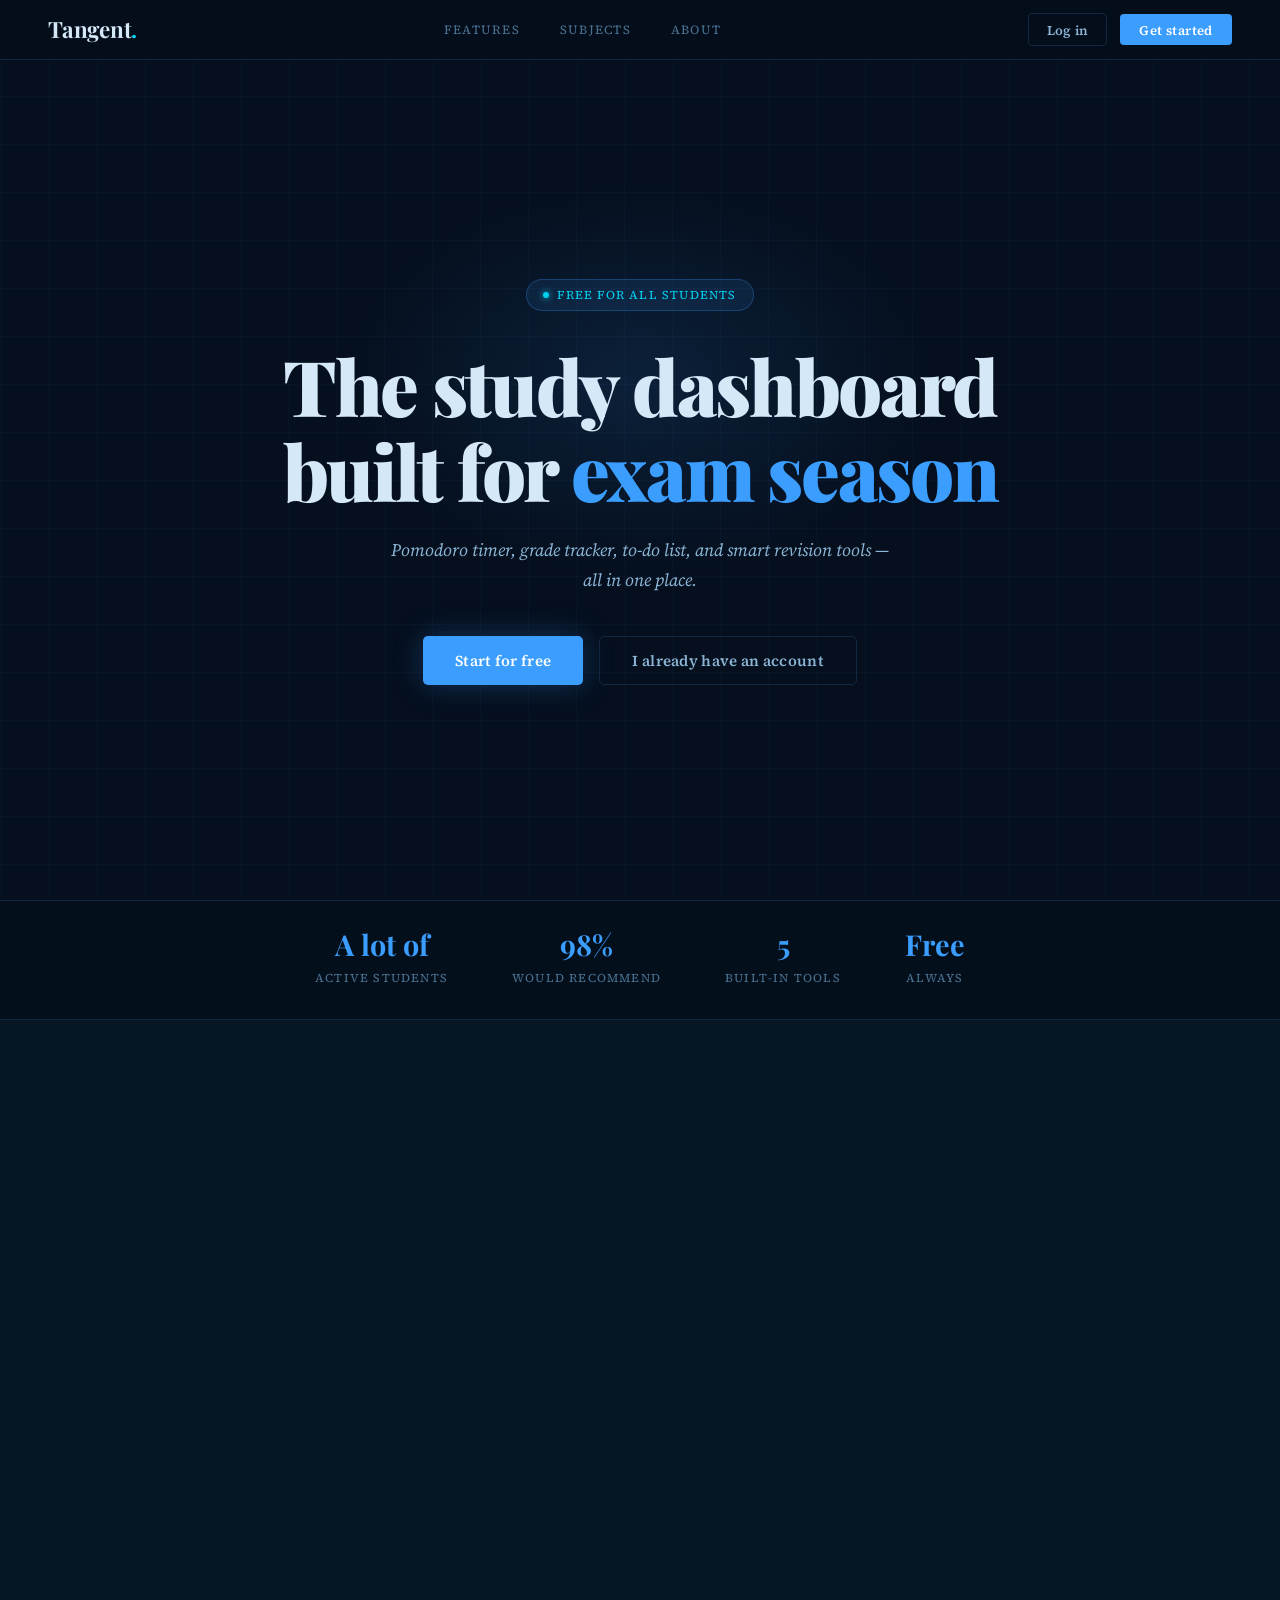
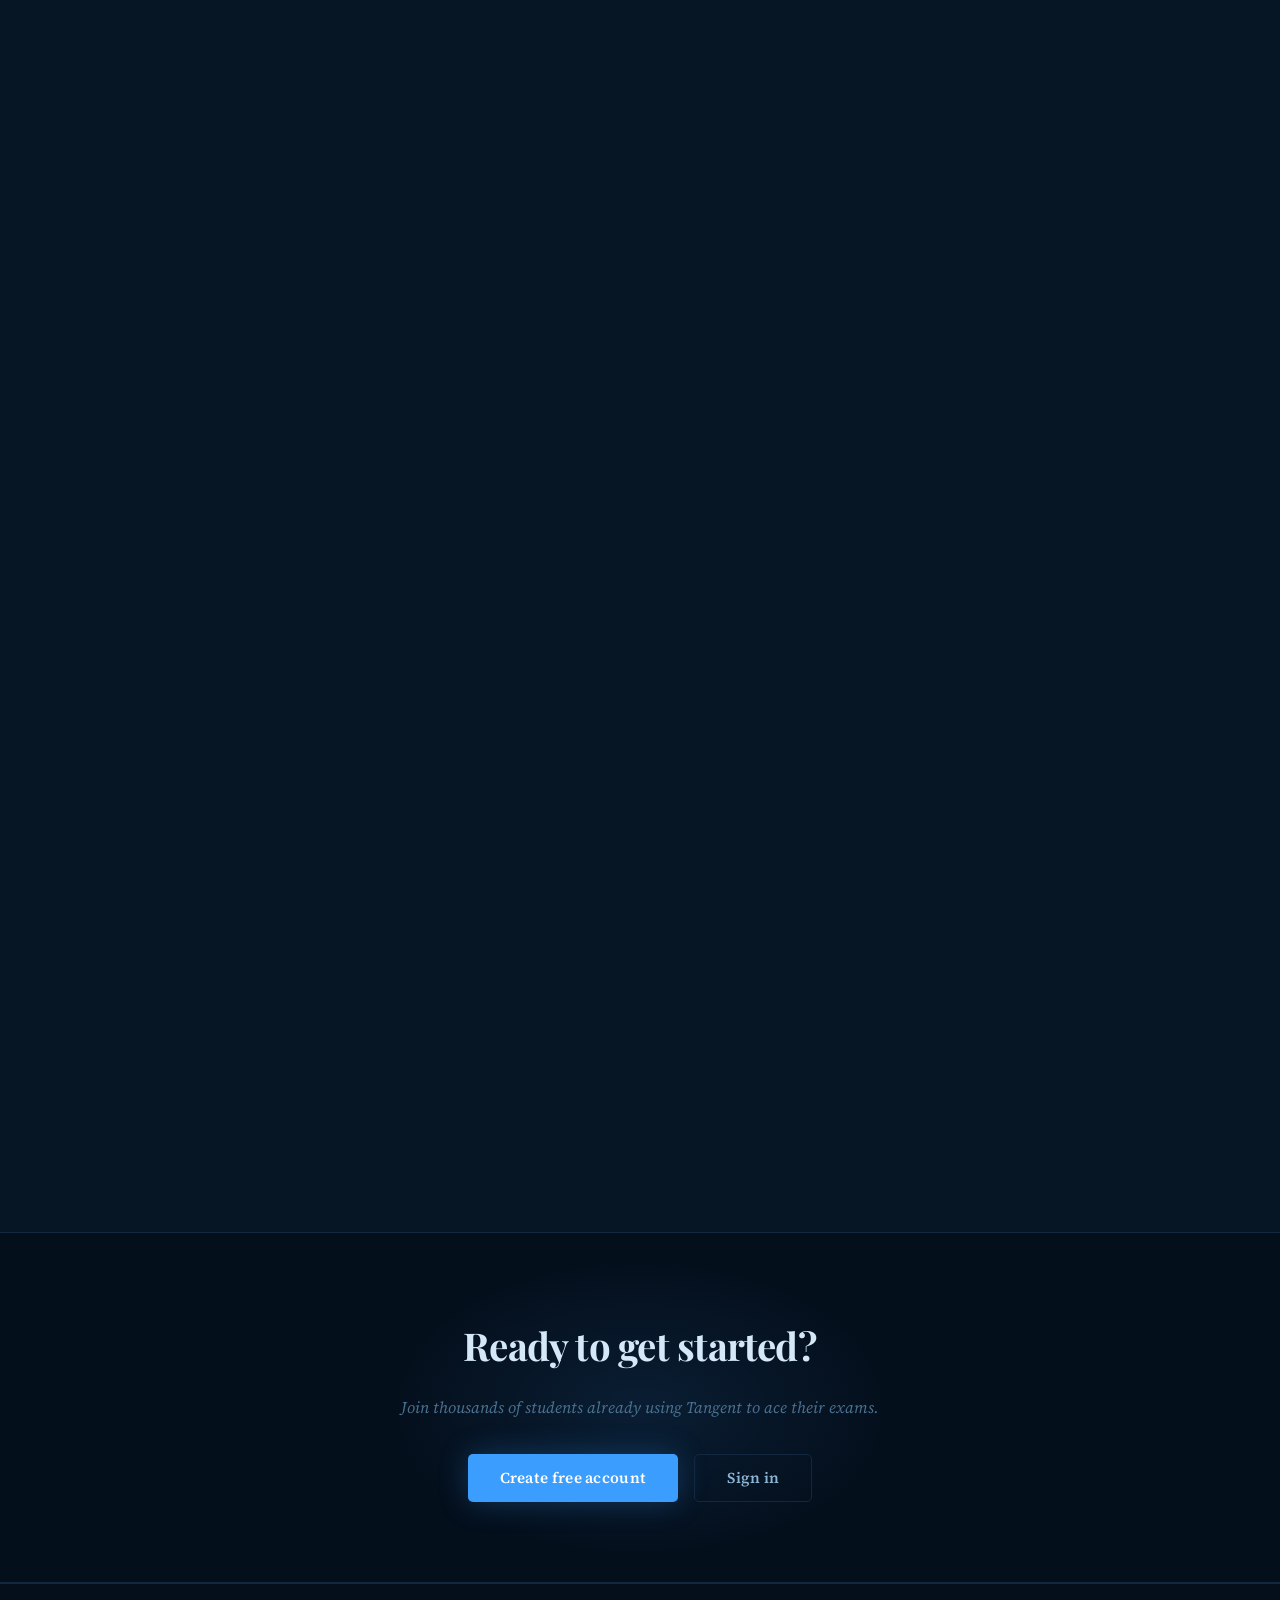
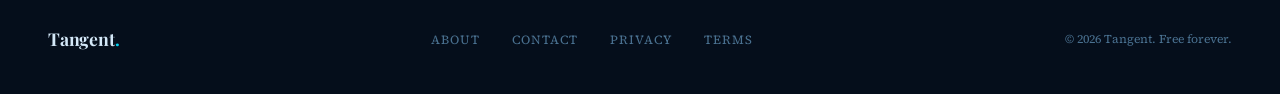
<file: index.html>
<!DOCTYPE html>
<html lang="en">
<head>
  <meta charset="UTF-8" />
  <meta name="viewport" content="width=device-width, initial-scale=1.0" />
  <title>Tangent — Study Smarter</title>
  <link href="https://fonts.googleapis.com/css2?family=Playfair+Display:wght@400;600;700;900&family=Source+Serif+4:ital,wght@0,300;0,400;0,600;1,400&display=swap" rel="stylesheet">
  <link rel="manifest" href="manifest.json">
  <meta name="theme-color" content="#ffffff">
  <meta name="mobile-web-app-capable" content="yes">
  <meta name="apple-mobile-web-app-title" content="Tangent">
  <script>
    if ('serviceWorker' in navigator) {
      navigator.serviceWorker.register('sw.js')
    }
  </script>
  <style>
    :root {
      --ink:        #d4e8f8;
      --ink-light:  #8bb5d4;
      --ink-muted:  #4a7190;
      --bg:         #071624;
      --bg-card:    #0c2035;
      --bg-inset:   #091b2e;
      --accent:     #3b9eff;
      --accent-dark:#1a6fd4;
      --cyan:       #00d0f0;
      --rule:       #122840;
      --green:      #00e080;
      --bg-hero:    #050f1e;
    }

    * { margin: 0; padding: 0; box-sizing: border-box; }
    html { scroll-behavior: smooth; }
    body {
      background: var(--bg);
      color: var(--ink);
      font-family: 'Source Serif 4', Georgia, serif;
      font-size: 16px;
      line-height: 1.7;
      overflow-x: hidden;
    }

    /* ── NAVBAR ── */
    .navbar {
      position: fixed;
      top: 0; left: 0; right: 0;
      z-index: 200;
      display: flex;
      justify-content: space-between;
      align-items: center;
      padding: 0 3rem;
      height: 60px;
      background: rgba(5, 14, 27, 0.92);
      backdrop-filter: blur(12px);
      border-bottom: 1px solid var(--rule);
    }
    .logo {
      font-family: 'Playfair Display', serif;
      font-weight: 700;
      font-size: 1.4rem;
      letter-spacing: -0.01em;
      color: var(--ink);
      text-decoration: none;
    }
    .logo span { color: var(--cyan); }
    .nav-center {
      display: flex;
      list-style: none;
      gap: 2.5rem;
      font-size: 0.78rem;
      letter-spacing: 0.1em;
      text-transform: uppercase;
      color: var(--ink-muted);
    }
    .nav-center li { cursor: pointer; transition: color 0.2s; }
    .nav-center li:hover { color: var(--accent); }
    .nav-right { display: flex; gap: 0.8rem; align-items: center; }
    .btn-ghost {
      padding: 0.42rem 1.1rem;
      border-radius: 4px;
      border: 1px solid var(--rule);
      background: transparent;
      font-size: 0.82rem;
      font-weight: 600;
      cursor: pointer;
      color: var(--ink-light);
      font-family: 'Source Serif 4', serif;
      transition: all 0.15s;
      letter-spacing: 0.03em;
    }
    .btn-ghost:hover { border-color: var(--accent); color: var(--accent); }
    .btn-primary {
      padding: 0.42rem 1.2rem;
      border-radius: 4px;
      border: none;
      background: var(--accent);
      font-size: 0.82rem;
      font-weight: 600;
      cursor: pointer;
      color: white;
      font-family: 'Source Serif 4', serif;
      transition: all 0.2s;
      letter-spacing: 0.03em;
    }
    .btn-primary:hover {
      background: var(--accent-dark);
      box-shadow: 0 4px 16px rgba(59,158,255,0.3);
      transform: translateY(-1px);
    }

    /* ── HERO ── */
    .hero {
      min-height: 100vh;
      background: var(--bg-hero);
      display: flex;
      flex-direction: column;
      align-items: center;
      justify-content: center;
      text-align: center;
      padding: 8rem 2rem 4rem;
      position: relative;
      overflow: hidden;
    }
    .hero::before {
      content: '';
      position: absolute;
      inset: 0;
      background-image:
        linear-gradient(rgba(59,158,255,0.04) 1px, transparent 1px),
        linear-gradient(90deg, rgba(59,158,255,0.04) 1px, transparent 1px);
      background-size: 48px 48px;
      pointer-events: none;
    }
    .hero::after {
      content: '';
      position: absolute;
      top: 20%;
      left: 50%;
      transform: translateX(-50%);
      width: 600px;
      height: 400px;
      background: radial-gradient(ellipse, rgba(59,158,255,0.12) 0%, transparent 70%);
      pointer-events: none;
    }
    .hero-badge {
      display: inline-flex;
      align-items: center;
      gap: 0.5rem;
      background: rgba(59,158,255,0.1);
      border: 1px solid rgba(59,158,255,0.25);
      border-radius: 999px;
      padding: 0.3rem 1rem;
      font-size: 0.75rem;
      letter-spacing: 0.1em;
      text-transform: uppercase;
      color: var(--cyan);
      margin-bottom: 2rem;
      position: relative;
      z-index: 1;
    }
    .hero-badge-dot {
      width: 6px; height: 6px;
      background: var(--cyan);
      border-radius: 50%;
      box-shadow: 0 0 6px var(--cyan);
      animation: pulse 2s ease-in-out infinite;
    }
    @keyframes pulse {
      0%, 100% { opacity: 1; transform: scale(1); }
      50% { opacity: 0.5; transform: scale(0.8); }
    }
    .hero h1 {
      font-family: 'Playfair Display', serif;
      font-size: clamp(2.8rem, 6vw, 5rem);
      font-weight: 900;
      line-height: 1.1;
      letter-spacing: -0.03em;
      color: var(--ink);
      max-width: 780px;
      margin-bottom: 1.5rem;
      position: relative;
      z-index: 1;
    }
    .hero h1 em { font-style: normal; color: var(--accent); }
    .hero-sub {
      font-size: 1.1rem;
      color: var(--ink-light);
      max-width: 520px;
      margin-bottom: 2.5rem;
      position: relative;
      z-index: 1;
      font-style: italic;
    }
    .hero-ctas {
      display: flex;
      gap: 1rem;
      justify-content: center;
      flex-wrap: wrap;
      position: relative;
      z-index: 1;
    }
    .btn-hero {
      padding: 0.8rem 2rem;
      border-radius: 5px;
      font-family: 'Source Serif 4', serif;
      font-weight: 600;
      font-size: 0.95rem;
      cursor: pointer;
      transition: all 0.2s;
      letter-spacing: 0.02em;
    }
    .btn-hero-filled {
      background: var(--accent);
      color: white;
      border: none;
      box-shadow: 0 0 30px rgba(59,158,255,0.25);
    }
    .btn-hero-filled:hover {
      background: var(--accent-dark);
      transform: translateY(-2px);
      box-shadow: 0 8px 30px rgba(59,158,255,0.4);
    }
    .btn-hero-outline {
      background: transparent;
      color: var(--ink-light);
      border: 1px solid var(--rule);
    }
    .btn-hero-outline:hover { border-color: var(--ink-light); color: var(--ink); }

    /* ── STATS STRIP ── */
    .stats-strip {
      background: #040f1c;
      border-top: 1px solid var(--rule);
      border-bottom: 1px solid var(--rule);
      padding: 1.8rem 3rem;
      display: flex;
      justify-content: center;
      gap: 4rem;
      flex-wrap: wrap;
    }
    .stat { text-align: center; }
    .stat-num {
      font-family: 'Playfair Display', serif;
      font-size: 1.8rem;
      font-weight: 700;
      color: var(--accent);
      display: block;
      line-height: 1;
      margin-bottom: 0.3rem;
    }
    .stat-label {
      font-size: 0.75rem;
      letter-spacing: 0.1em;
      text-transform: uppercase;
      color: var(--ink-muted);
    }

    /* ── SECTION ── */
    .section {
      max-width: 1100px;
      margin: 0 auto;
      padding: 5rem 3rem;
    }
    .section-label {
      font-size: 0.72rem;
      letter-spacing: 0.14em;
      text-transform: uppercase;
      color: var(--cyan);
      margin-bottom: 0.8rem;
    }
    .section-title {
      font-family: 'Playfair Display', serif;
      font-size: clamp(1.8rem, 3vw, 2.6rem);
      font-weight: 700;
      letter-spacing: -0.02em;
      color: var(--ink);
      max-width: 600px;
      line-height: 1.2;
      margin-bottom: 1rem;
    }
    .section-sub {
      color: var(--ink-muted);
      font-size: 0.95rem;
      max-width: 520px;
      margin-bottom: 3rem;
      font-style: italic;
    }

    /* ── FEATURE CARDS GRID ── */
    .features-grid {
      display: grid;
      grid-template-columns: repeat(auto-fit, minmax(300px, 1fr));
      gap: 1.2rem;
    }
    .feature-card {
      background: var(--bg-card);
      border: 1px solid var(--rule);
      border-top: 2px solid transparent;
      border-radius: 8px;
      padding: 1.8rem;
      transition: border-color 0.2s, transform 0.2s, box-shadow 0.2s;
      cursor: default;
    }
    .feature-card:hover {
      border-top-color: var(--accent);
      transform: translateY(-4px);
      box-shadow: 0 12px 40px rgba(0,0,0,0.3);
    }
    .feature-icon { font-size: 1.5rem; margin-bottom: 1rem; display: block; }
    .feature-card h3 {
      font-family: 'Playfair Display', serif;
      font-size: 1.1rem;
      font-weight: 600;
      color: var(--ink);
      margin-bottom: 0.5rem;
    }
    .feature-card p { font-size: 0.88rem; color: var(--ink-muted); line-height: 1.6; }

    /* ── BIG FEATURE ROW ── */
    .big-feature {
      display: grid;
      grid-template-columns: 1fr 1fr;
      gap: 4rem;
      align-items: center;
      padding: 5rem 3rem;
      max-width: 1100px;
      margin: 0 auto;
    }
    .big-feature.reverse { direction: rtl; }
    .big-feature.reverse > * { direction: ltr; }
    .big-feature-text .section-label { margin-bottom: 0.6rem; }
    .big-feature-text h2 {
      font-family: 'Playfair Display', serif;
      font-size: 2rem;
      font-weight: 700;
      letter-spacing: -0.02em;
      color: var(--ink);
      line-height: 1.2;
      margin-bottom: 1rem;
    }
    .big-feature-text p { color: var(--ink-light); font-size: 0.95rem; margin-bottom: 1.5rem; line-height: 1.7; }
    .feature-bullets { list-style: none; display: flex; flex-direction: column; gap: 0.6rem; }
    .feature-bullets li { display: flex; align-items: center; gap: 0.7rem; font-size: 0.88rem; color: var(--ink-light); }
    .feature-bullets li::before {
      content: '';
      width: 6px; height: 6px;
      background: var(--accent);
      border-radius: 50%;
      flex-shrink: 0;
      box-shadow: 0 0 6px rgba(59,158,255,0.5);
    }

    /* ── MOCK DASHBOARD PREVIEW ── */
    .preview-box {
      background: var(--bg-inset);
      border: 1px solid var(--rule);
      border-radius: 10px;
      padding: 1.5rem;
      position: relative;
      overflow: hidden;
    }
    .preview-box::before {
      content: '';
      position: absolute;
      top: 0; left: 0; right: 0;
      height: 2px;
      background: linear-gradient(90deg, var(--accent), var(--cyan));
    }
    .preview-titlebar {
      display: flex;
      align-items: center;
      gap: 0.5rem;
      margin-bottom: 1.2rem;
      padding-bottom: 0.8rem;
      border-bottom: 1px solid var(--rule);
    }
    .preview-dot { width: 8px; height: 8px; border-radius: 50%; }
    .preview-mini-cards { display: grid; grid-template-columns: 1fr 1fr; gap: 0.7rem; }
    .preview-mini-card { background: var(--bg-card); border: 1px solid var(--rule); border-radius: 6px; padding: 1rem; }
    .preview-mini-label { font-size: 0.65rem; letter-spacing: 0.08em; text-transform: uppercase; color: var(--ink-muted); margin-bottom: 0.4rem; }
    .preview-mini-val { font-family: 'Playfair Display', serif; font-size: 1.3rem; font-weight: 700; color: var(--cyan); text-shadow: 0 0 10px rgba(0,208,240,0.3); }

    /* ── SUBJECTS SECTION ── */
    .subjects-grid { display: grid; grid-template-columns: repeat(auto-fit, minmax(140px, 1fr)); gap: 0.8rem; }
    .subject-pill {
      background: var(--bg-card);
      border: 1px solid var(--rule);
      border-radius: 8px;
      padding: 1rem;
      text-align: center;
      transition: all 0.2s;
      cursor: pointer;
    }
    .subject-pill:hover { border-color: var(--accent); box-shadow: 0 4px 20px rgba(59,158,255,0.15); transform: translateY(-2px); }
    .subject-pill-icon { font-size: 1.5rem; display: block; margin-bottom: 0.4rem; }
    .subject-pill-name { font-size: 0.8rem; font-weight: 600; color: var(--ink-light); letter-spacing: 0.02em; }

    /* ── CTA SECTION ── */
    .cta-section {
      background: #040f1c;
      border-top: 1px solid var(--rule);
      border-bottom: 1px solid var(--rule);
      text-align: center;
      padding: 5rem 2rem;
      position: relative;
      overflow: hidden;
    }
    .cta-section::before {
      content: '';
      position: absolute;
      top: 50%; left: 50%;
      transform: translate(-50%, -50%);
      width: 500px; height: 300px;
      background: radial-gradient(ellipse, rgba(59,158,255,0.1), transparent 70%);
      pointer-events: none;
    }
    .cta-section h2 { font-family: 'Playfair Display', serif; font-size: 2.4rem; font-weight: 700; letter-spacing: -0.02em; color: var(--ink); margin-bottom: 1rem; position: relative; z-index: 1; }
    .cta-section p { color: var(--ink-muted); font-size: 1rem; margin-bottom: 2rem; position: relative; z-index: 1; font-style: italic; }
    .cta-btns { display: flex; gap: 1rem; justify-content: center; flex-wrap: wrap; position: relative; z-index: 1; }

    /* ── FOOTER ── */
    footer {
      background: #050e1b;
      border-top: 1px solid var(--rule);
      padding: 2.5rem 3rem;
      display: flex;
      justify-content: space-between;
      align-items: center;
      flex-wrap: wrap;
      gap: 1rem;
    }
    footer .logo { font-size: 1.1rem; }
    .footer-links { display: flex; gap: 2rem; list-style: none; font-size: 0.78rem; letter-spacing: 0.08em; text-transform: uppercase; color: var(--ink-muted); }
    .footer-links li { cursor: pointer; transition: color 0.2s; }
    .footer-links li:hover { color: var(--ink-light); }
    .footer-copy { font-size: 0.75rem; color: var(--ink-muted); }

    /* ── AUTH MODAL ── */
    .modal-overlay {
      position: fixed;
      inset: 0;
      background: rgba(4, 12, 26, 0.85);
      backdrop-filter: blur(8px);
      z-index: 500;
      display: flex;
      align-items: center;
      justify-content: center;
      opacity: 0;
      pointer-events: none;
      transition: opacity 0.2s;
    }
    .modal-overlay.open { opacity: 1; pointer-events: all; }
    .modal {
      background: var(--bg-card);
      border: 1px solid var(--rule);
      border-top: 2px solid var(--accent);
      border-radius: 10px;
      padding: 2.5rem;
      width: 100%;
      max-width: 400px;
      position: relative;
      transform: translateY(20px);
      transition: transform 0.25s;
    }
    .modal-overlay.open .modal { transform: translateY(0); }
    .modal-close { position: absolute; top: 1rem; right: 1rem; background: none; border: none; color: var(--ink-muted); font-size: 1.2rem; cursor: pointer; line-height: 1; transition: color 0.15s; }
    .modal-close:hover { color: var(--ink); }
    .modal h2 { font-family: 'Playfair Display', serif; font-size: 1.5rem; font-weight: 600; color: var(--ink); margin-bottom: 0.3rem; }
    .modal-sub { font-size: 0.85rem; color: var(--ink-muted); margin-bottom: 1.8rem; font-style: italic; }
    .modal-tabs { display: flex; border-bottom: 1px solid var(--rule); margin-bottom: 1.8rem; }
    .modal-tab { flex: 1; padding: 0.6rem; text-align: center; font-size: 0.82rem; font-weight: 600; color: var(--ink-muted); cursor: pointer; border-bottom: 2px solid transparent; margin-bottom: -1px; transition: all 0.15s; font-family: 'Source Serif 4', serif; background: none; border-left: none; border-right: none; border-top: none; }
    .modal-tab.active { color: var(--accent); border-bottom-color: var(--accent); }
    .modal-field { margin-bottom: 1rem; }
    .modal-field label { display: block; font-size: 0.78rem; letter-spacing: 0.06em; text-transform: uppercase; color: var(--ink-muted); margin-bottom: 0.4rem; }
    .modal-field input { width: 100%; padding: 0.6rem 0.9rem; border-radius: 4px; border: 1px solid var(--rule); background: var(--bg-inset); font-family: 'Source Serif 4', serif; font-size: 0.9rem; color: var(--ink); outline: none; transition: border-color 0.2s, box-shadow 0.2s; }
    .modal-field input:focus { border-color: var(--accent); box-shadow: 0 0 0 3px rgba(59,158,255,0.1); }
    .modal-submit { width: 100%; padding: 0.75rem; border-radius: 4px; border: none; background: var(--accent); color: white; font-family: 'Source Serif 4', serif; font-size: 0.92rem; font-weight: 600; cursor: pointer; transition: all 0.2s; margin-top: 0.5rem; }
    .modal-submit:hover { background: var(--accent-dark); box-shadow: 0 4px 16px rgba(59,158,255,0.3); }
    .modal-error { font-size: 0.82rem; color: #ff6b6b; margin-top: 0.6rem; text-align: center; min-height: 1.2em; }
    .modal-success { font-size: 0.82rem; color: var(--green); margin-top: 0.6rem; text-align: center; min-height: 1.2em; }
    .modal-divider { display: flex; align-items: center; gap: 0.8rem; margin: 1.2rem 0; }
    .modal-divider::before, .modal-divider::after { content: ''; flex: 1; height: 1px; background: var(--rule); }
    .modal-divider span { font-size: 0.75rem; color: var(--ink-muted); letter-spacing: 0.08em; text-transform: uppercase; }
    .btn-google { width: 100%; padding: 0.7rem; border-radius: 4px; border: 1px solid var(--rule); background: transparent; color: var(--ink-light); font-family: 'Source Serif 4', serif; font-size: 0.88rem; font-weight: 600; cursor: pointer; transition: all 0.2s; display: flex; align-items: center; justify-content: center; gap: 0.6rem; }
    .btn-google:hover { border-color: var(--ink-light); color: var(--ink); background: rgba(255,255,255,0.03); }

    /* ── ANIMATIONS ── */
    .fade-up { opacity: 0; transform: translateY(24px); transition: opacity 0.5s ease, transform 0.5s ease; }
    .fade-up.visible { opacity: 1; transform: translateY(0); }

    @media (max-width: 768px) {
      .big-feature { grid-template-columns: 1fr; gap: 2rem; }
      .big-feature.reverse { direction: ltr; }
      .navbar { padding: 0 1.5rem; }
      .nav-center { display: none; }
      .section { padding: 3rem 1.5rem; }
      footer { flex-direction: column; text-align: center; }
    }
  </style>
</head>
<body>

  <!-- NAVBAR -->
  <nav class="navbar">
    <a class="logo" href="#">Tangent<span>.</span></a>
    <ul class="nav-center">
      <li>Features</li>
      <li>Subjects</li>
      <li>About</li>
    </ul>
    <div class="nav-right">
      <button class="btn-ghost" onclick="openModal('login')">Log in</button>
      <button class="btn-primary" onclick="openModal('signup')">Get started</button>
    </div>
  </nav>

  <!-- HERO -->
  <section class="hero">
    <div class="hero-badge">
      <span class="hero-badge-dot"></span>
      Free for all students
    </div>
    <h1>The study dashboard<br>built for <em>exam season</em></h1>
    <p class="hero-sub">Pomodoro timer, grade tracker, to-do list, and smart revision tools — all in one place.</p>
    <div class="hero-ctas">
      <button class="btn-hero btn-hero-filled" onclick="openModal('signup')">Start for free</button>
      <button class="btn-hero btn-hero-outline" onclick="openModal('login')">I already have an account</button>
    </div>
  </section>

  <!-- STATS STRIP -->
  <div class="stats-strip">
    <div class="stat"><span class="stat-num">A lot of</span><span class="stat-label">Active Students</span></div>
    <div class="stat"><span class="stat-num">98%</span><span class="stat-label">Would Recommend</span></div>
    <div class="stat"><span class="stat-num">5</span><span class="stat-label">Built-in Tools</span></div>
    <div class="stat"><span class="stat-num">Free</span><span class="stat-label">Always</span></div>
  </div>

  <!-- FEATURES GRID -->
  <section class="section">
    <p class="section-label fade-up">What's inside</p>
    <h2 class="section-title fade-up">Everything you need. Nothing you don't.</h2>
    <p class="section-sub fade-up">Tangent keeps your study sessions focused, organised and measurable.</p>
    <div class="features-grid">
      <div class="feature-card fade-up"><span class="feature-icon">⏱</span><h3>Pomodoro Timer</h3><p>25-minute focus sessions with a visual ring counter. Work in sprints, not marathons.</p></div>
      <div class="feature-card fade-up"><span class="feature-icon">📝</span><h3>To-Do List</h3><p>Add, rename and clear tasks as you go. Keep today's work visible at all times.</p></div>
      <div class="feature-card fade-up"><span class="feature-icon">📊</span><h3>Grade Tracker</h3><p>Log subject scores and watch your average. Know exactly where you need to improve.</p></div>
      <div class="feature-card fade-up"><span class="feature-icon">📅</span><h3>Calendar</h3><p>Stay oriented through the term. Today is always highlighted so you never lose track.</p></div>
      <div class="feature-card fade-up"><span class="feature-icon">📘</span><h3>Smart Revision Publisher</h3><p>Upload photos of your notes and generate a structured PDF revision book automatically.</p></div>
      <div class="feature-card fade-up"><span class="feature-icon">🕐</span><h3>Live Clock</h3><p>12H or 24H display always visible. Toggle with one click, just like switching your Casio.</p></div>
    </div>
  </section>

  <!-- BIG FEATURE -->
  <div class="big-feature">
    <div class="big-feature-text fade-up">
      <p class="section-label">Your command centre</p>
      <h2>A dashboard that actually fits your workflow</h2>
      <p>Every tool lives in its own card. Double-tap any card to expand it full screen so you can focus without distraction.</p>
      <ul class="feature-bullets">
        <li>Double-tap any card to expand it</li>
        <li>Dark mode built in — easy on exam-night eyes</li>
        <li>Works on phone, tablet, and desktop</li>
      </ul>
    </div>
    <div class="preview-box fade-up">
      <div style="position:absolute;top:0;left:0;right:0;height:2px;background:linear-gradient(90deg,#3b9eff,#00d0f0)"></div>
      <div class="preview-titlebar">
        <div class="preview-dot" style="background:#ff5f5f"></div>
        <div class="preview-dot" style="background:#ffbe2e"></div>
        <div class="preview-dot" style="background:#00e080"></div>
        <span style="font-size:0.72rem;color:var(--ink-muted);margin-left:0.5rem;letter-spacing:0.06em">tangent / dashboard</span>
      </div>
      <div class="preview-mini-cards">
        <div class="preview-mini-card"><div class="preview-mini-label">⏱ Pomodoro</div><div class="preview-mini-val">24:13</div><div style="margin-top:0.5rem;height:4px;background:var(--rule);border-radius:2px"><div style="width:35%;height:100%;background:var(--accent);border-radius:2px;box-shadow:0 0 6px rgba(59,158,255,0.5)"></div></div></div>
        <div class="preview-mini-card"><div class="preview-mini-label">📊 Grades</div><div class="preview-mini-val" style="color:var(--green)">87%</div><div style="font-size:0.7rem;color:var(--ink-muted);margin-top:0.2rem">Biology</div></div>
        <div class="preview-mini-card" style="grid-column:1/-1"><div class="preview-mini-label">📝 Tasks today</div><div style="display:flex;flex-direction:column;gap:0.3rem;margin-top:0.4rem"><div style="font-size:0.78rem;color:var(--ink-light);display:flex;align-items:center;gap:0.5rem"><div style="width:8px;height:8px;border:1px solid var(--accent);border-radius:2px;flex-shrink:0"></div>Finish Maths past paper</div><div style="font-size:0.78rem;color:var(--ink-muted);display:flex;align-items:center;gap:0.5rem;text-decoration:line-through"><div style="width:8px;height:8px;background:var(--accent);border-radius:2px;flex-shrink:0"></div>Read Chemistry chapter 4</div></div></div>
      </div>
    </div>
  </div>

  <!-- SUBJECTS SECTION -->
  <section class="section" style="padding-top:0">
    <p class="section-label fade-up">Study tools for every subject</p>
    <h2 class="section-title fade-up">Track any subject, any level</h2>
    <p class="section-sub fade-up">From N5 to AH - Tangent works for whatever you're revising for.</p>
    <div class="subjects-grid">
      <div class="subject-pill fade-up"><span class="subject-pill-icon">🧬</span><span class="subject-pill-name">Biology</span></div>
      <div class="subject-pill fade-up"><span class="subject-pill-icon">⚗️</span><span class="subject-pill-name">Chemistry</span></div>
      <div class="subject-pill fade-up"><span class="subject-pill-icon">⚡</span><span class="subject-pill-name">Physics</span></div>
      <div class="subject-pill fade-up"><span class="subject-pill-icon">📐</span><span class="subject-pill-name">Maths</span></div>
      <div class="subject-pill fade-up"><span class="subject-pill-icon">📜</span><span class="subject-pill-name">History</span></div>
      <div class="subject-pill fade-up"><span class="subject-pill-icon">🌍</span><span class="subject-pill-name">Geography</span></div>
      <div class="subject-pill fade-up"><span class="subject-pill-icon">📖</span><span class="subject-pill-name">English</span></div>
      <div class="subject-pill fade-up"><span class="subject-pill-icon">🗣</span><span class="subject-pill-name">Languages</span></div>
    </div>
  </section>

  <!-- CTA SECTION -->
  <section class="cta-section">
    <h2>Ready to get started?</h2>
    <p>Join thousands of students already using Tangent to ace their exams.</p>
    <div class="cta-btns">
      <button class="btn-hero btn-hero-filled" onclick="openModal('signup')">Create free account</button>
      <button class="btn-hero btn-hero-outline" onclick="openModal('login')">Sign in</button>
    </div>
  </section>

  <!-- FOOTER -->
  <footer>
    <a class="logo" href="#">Tangent<span>.</span></a>
    <ul class="footer-links">
      <li>About</li><li>Contact</li><li>Privacy</li><li>Terms</li>
    </ul>
    <span class="footer-copy">© 2026 Tangent. Free forever.</span>
  </footer>

  <!-- AUTH MODAL -->
  <div class="modal-overlay" id="authModal">
    <div class="modal">
      <button class="modal-close" onclick="closeModal()">✕</button>
      <h2 id="modalTitle">Welcome back</h2>
      <p class="modal-sub" id="modalSub">Sign in to your Tangent account</p>
      <div class="modal-tabs">
        <button class="modal-tab active" id="tabLogin" onclick="switchTab('login')">Sign in</button>
        <button class="modal-tab" id="tabSignup" onclick="switchTab('signup')">Sign up</button>
      </div>

      <div id="loginForm">
        <button class="btn-google" id="googleLoginBtn">
          <svg width="16" height="16" viewBox="0 0 48 48"><path fill="#EA4335" d="M24 9.5c3.54 0 6.71 1.22 9.21 3.6l6.85-6.85C35.9 2.38 30.47 0 24 0 14.62 0 6.51 5.38 2.56 13.22l7.98 6.19C12.43 13.08 17.74 9.5 24 9.5z"/><path fill="#4285F4" d="M46.98 24.55c0-1.57-.15-3.09-.38-4.55H24v9.02h12.94c-.58 2.96-2.26 5.48-4.78 7.18l7.73 6c4.51-4.18 7.09-10.36 7.09-17.65z"/><path fill="#FBBC05" d="M10.53 28.59c-.48-1.45-.76-2.99-.76-4.59s.27-3.14.76-4.59l-7.98-6.19C.92 16.46 0 20.12 0 24c0 3.88.92 7.54 2.56 10.78l7.97-6.19z"/><path fill="#34A853" d="M24 48c6.48 0 11.93-2.13 15.89-5.81l-7.73-6c-2.18 1.48-4.97 2.31-8.16 2.31-6.26 0-11.57-3.59-13.46-8.91l-7.98 6.19C6.51 42.62 14.62 48 24 48z"/></svg>
          Continue with Google
        </button>
        <div class="modal-divider"><span>or</span></div>
        <div class="modal-field"><label>Email</label><input id="loginEmail" type="email" placeholder="you@school.ac.uk" /></div>
        <div class="modal-field"><label>Password</label><input id="loginPassword" type="password" placeholder="••••••••" /></div>
        <button class="modal-submit" id="loginBtn">Sign in →</button>
        <div class="modal-error" id="loginError"></div>
      </div>

      <div id="signupForm" style="display:none">
        <button class="btn-google" id="googleSignupBtn">
          <svg width="16" height="16" viewBox="0 0 48 48"><path fill="#EA4335" d="M24 9.5c3.54 0 6.71 1.22 9.21 3.6l6.85-6.85C35.9 2.38 30.47 0 24 0 14.62 0 6.51 5.38 2.56 13.22l7.98 6.19C12.43 13.08 17.74 9.5 24 9.5z"/><path fill="#4285F4" d="M46.98 24.55c0-1.57-.15-3.09-.38-4.55H24v9.02h12.94c-.58 2.96-2.26 5.48-4.78 7.18l7.73 6c4.51-4.18 7.09-10.36 7.09-17.65z"/><path fill="#FBBC05" d="M10.53 28.59c-.48-1.45-.76-2.99-.76-4.59s.27-3.14.76-4.59l-7.98-6.19C.92 16.46 0 20.12 0 24c0 3.88.92 7.54 2.56 10.78l7.97-6.19z"/><path fill="#34A853" d="M24 48c6.48 0 11.93-2.13 15.89-5.81l-7.73-6c-2.18 1.48-4.97 2.31-8.16 2.31-6.26 0-11.57-3.59-13.46-8.91l-7.98 6.19C6.51 42.62 14.62 48 24 48z"/></svg>
          Continue with Google
        </button>
        <div class="modal-divider"><span>or</span></div>
        <div class="modal-field"><label>Name</label><input id="signupName" type="text" placeholder="Your name" /></div>
        <div class="modal-field"><label>Email</label><input id="signupEmail" type="email" placeholder="you@school.ac.uk" /></div>
        <div class="modal-field"><label>Password</label><input id="signupPassword" type="password" placeholder="Choose a password" /></div>
        <button class="modal-submit" id="signupBtn">Create account →</button>
        <div class="modal-error" id="signupError"></div>
        <div class="modal-success" id="signupSuccess"></div>
      </div>
    </div>
  </div>

  <script type="module">
    import { createClient } from 'https://esm.sh/@supabase/supabase-js@2'

    const supabase = createClient(
      'https://fcoahfwvrpgkrchcaeft.supabase.co',
  'eyJhbGciOiJIUzI1NiIsInR5cCI6IkpXVCJ9.eyJpc3MiOiJzdXBhYmFzZSIsInJlZiI6ImZjb2FoZnd2cnBna3JjaGNhZWZ0Iiwicm9sZSI6ImFub24iLCJpYXQiOjE3NzQ2MjQ1ODYsImV4cCI6MjA5MDIwMDU4Nn0.y849sbQ4-DW1g-kqIMvRirmFN8E8sCLoF-YmzftuLNk'
    )

    // ── REDIRECT IF ALREADY LOGGED IN ──
    const { data: { session } } = await supabase.auth.getSession()
    if (session) window.location.href = 'dashboard.html'

    // ── MODAL ──
    window.openModal = (tab) => {
      document.getElementById('authModal').classList.add('open')
      switchTab(tab)
    }
    window.closeModal = () => {
      document.getElementById('authModal').classList.remove('open')
    }
    window.switchTab = (tab) => {
      const isLogin = tab === 'login'
      document.getElementById('tabLogin').classList.toggle('active', isLogin)
      document.getElementById('tabSignup').classList.toggle('active', !isLogin)
      document.getElementById('loginForm').style.display = isLogin ? '' : 'none'
      document.getElementById('signupForm').style.display = isLogin ? 'none' : ''
      document.getElementById('modalTitle').textContent = isLogin ? 'Welcome back' : 'Create account'
      document.getElementById('modalSub').textContent = isLogin ? 'Sign in to your Tangent account' : 'Start studying smarter today'
    }
    document.getElementById('authModal').addEventListener('click', function(e) {
      if (e.target === this) closeModal()
    })

    // ── GOOGLE LOGIN ──
    async function signInWithGoogle() {
      const { error } = await supabase.auth.signInWithOAuth({
        provider: 'google',
        options: { redirectTo: window.location.origin + '/Tangent-Website/dashboard.html' }
      })
      if (error) console.error('Google login error:', error.message)
    }
    document.getElementById('googleLoginBtn').addEventListener('click', signInWithGoogle)
    document.getElementById('googleSignupBtn').addEventListener('click', signInWithGoogle)

    // ── LOGIN ──
    document.getElementById('loginBtn').addEventListener('click', async () => {
      const email = document.getElementById('loginEmail').value
      const password = document.getElementById('loginPassword').value
      const btn = document.getElementById('loginBtn')
      const err = document.getElementById('loginError')
      err.textContent = ''
      btn.textContent = 'Signing in...'
      btn.disabled = true
      const { error } = await supabase.auth.signInWithPassword({ email, password })
      if (error) {
        err.textContent = error.message
        btn.textContent = 'Sign in →'
        btn.disabled = false
      } else {
        window.location.href = 'dashboard.html'
      }
    })

    // ── SIGNUP ──
    document.getElementById('signupBtn').addEventListener('click', async () => {
      const name = document.getElementById('signupName').value
      const email = document.getElementById('signupEmail').value
      const password = document.getElementById('signupPassword').value
      const btn = document.getElementById('signupBtn')
      const err = document.getElementById('signupError')
      const success = document.getElementById('signupSuccess')
      err.textContent = ''
      success.textContent = ''
      btn.textContent = 'Creating account...'
      btn.disabled = true
      const { error } = await supabase.auth.signUp({
        email,
        password,
        options: { data: { display_name: name } }
      })
      if (error) {
        err.textContent = error.message
        btn.textContent = 'Create account →'
        btn.disabled = false
      } else {
        success.textContent = 'Check your email to confirm your account!'
        btn.textContent = 'Create account →'
        btn.disabled = false
      }
    })

    // ── SCROLL FADE ──
    const observer = new IntersectionObserver((entries) => {
      entries.forEach((entry, i) => {
        if (entry.isIntersecting) {
          setTimeout(() => entry.target.classList.add('visible'), i * 80)
        }
      })
    }, { threshold: 0.1 })
    document.querySelectorAll('.fade-up').forEach(el => observer.observe(el))
  </script>
</body>
</html>
</file>
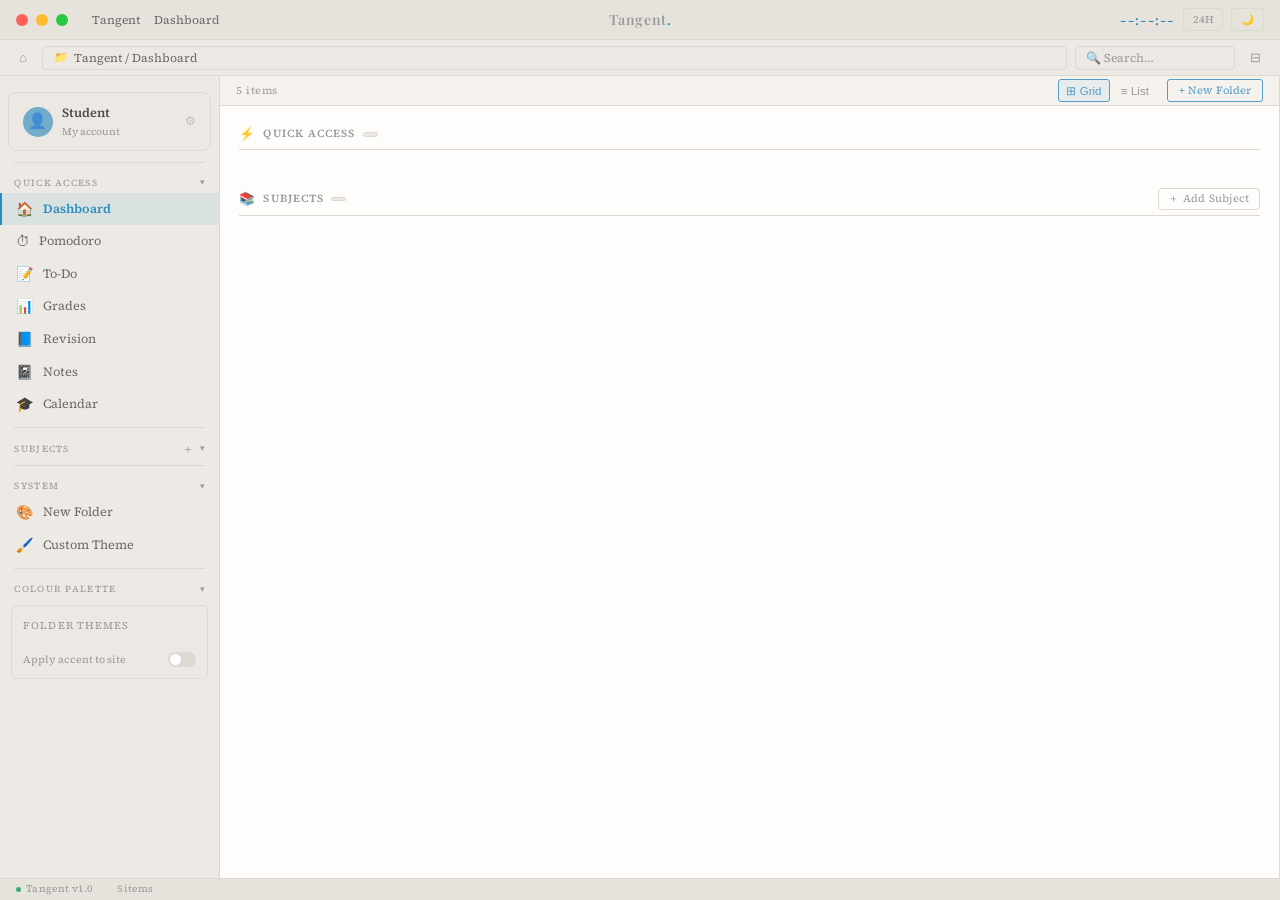
<file: dashboard.html>
<!DOCTYPE html>
<html lang="en" data-theme="light">
<head>
  <meta charset="UTF-8" />
  <meta name="viewport" content="width=device-width, initial-scale=1.0" />
  <title>Tangent — Dashboard</title>
  <link href="https://fonts.googleapis.com/css2?family=Playfair+Display:wght@400;600;700&family=Source+Serif+4:ital,wght@0,300;0,400;0,600;1,400&display=swap" rel="stylesheet">
  <link rel="stylesheet" href="dashboard.css">
  <link rel="manifest" href="manifest.json">
  <meta name="theme-color" content="#f5f4f0">
  <meta name="mobile-web-app-capable" content="yes">
  <meta name="apple-mobile-web-app-title" content="Tangent">

  <style>
    /* ── Student card at top of sidebar ── */
    .sb-student-card {
      display: flex;
      align-items: center;
      gap: 0.6rem;
      padding: 0.7rem 0.85rem;
      margin: 0.5rem 0.5rem 0.25rem;
      border-radius: 8px;
      background: var(--bg-inset);
      border: 1px solid var(--rule);
      cursor: pointer;
      transition: background 0.15s, border-color 0.15s;
    }
    .sb-student-card:hover { background: var(--bg-card); border-color: var(--accent); }
    .sb-student-avatar {
      width: 30px; height: 30px;
      border-radius: 50%;
      background: var(--accent);
      display: flex; align-items: center; justify-content: center;
      font-size: 0.95rem;
      flex-shrink: 0;
      opacity: 0.8;
    }
    .sb-student-info { min-width: 0; flex: 1; }
    .sb-student-name {
      font-size: 0.79rem; font-weight: 600; color: var(--ink);
      white-space: nowrap; overflow: hidden; text-overflow: ellipsis;
    }
    .sb-student-role { font-size: 0.63rem; color: var(--ink-muted); margin-top: 0.05rem; }
    .sb-student-gear { font-size: 0.72rem; color: var(--ink-muted); flex-shrink: 0; opacity: 0.55; }

    /* ── Collapsible sidebar sections ── */
    .sb-section { margin-top: 0.1rem; }
    .sb-section-toggle {
      display: flex; align-items: center; justify-content: space-between;
      padding: 0.32rem 0.9rem 0.2rem;
      cursor: pointer; user-select: none;
    }
    .sb-section-toggle:hover .sb-heading { color: var(--ink); }
    .sb-section-arrow {
      font-size: 0.55rem; color: var(--ink-muted);
      transition: transform 0.18s; line-height: 1;
    }
    .sb-section.collapsed .sb-section-arrow { transform: rotate(-90deg); }
    .sb-section.collapsed .sb-section-body { display: none; }

    /* ── Dash section headings ── */
    .dash-section { margin-bottom: 1.4rem; }
    .dash-section-heading {
      display: flex; align-items: center; gap: 0.45rem;
      font-size: 0.68rem; letter-spacing: 0.1em; text-transform: uppercase;
      color: var(--ink-muted); font-weight: 600;
      margin-bottom: 0.6rem; padding-bottom: 0.3rem;
      border-bottom: 1px solid var(--rule);
    }
    .dash-section-add {
      margin-left: auto; font-size: 0.68rem; padding: 0.15rem 0.6rem;
      background: none; border: 1px solid var(--rule); border-radius: 4px;
      color: var(--ink-muted); cursor: pointer;
      transition: color 0.12s, border-color 0.12s;
    }
    .dash-section-add:hover { color: var(--accent); border-color: var(--accent); }
  </style>
</head>
<body>

  <!-- TITLE BAR -->
  <div class="titlebar">
    <div class="titlebar-left">
      <button class="win-btn win-close" onclick="window.location.href='index.html'" title="Back to home"></button>
      <button class="win-btn win-min"></button>
      <button class="win-btn win-max"></button>
      <div class="titlebar-path">
        <span>Tangent</span>
        <span class="sep">›</span>
        <span id="pathLabel">Dashboard</span>
      </div>
    </div>
    <div class="titlebar-center">Tangent<span>.</span></div>
    <div class="titlebar-right">
      <span id="clock">--:--:--</span>
      <button class="tb-pill" id="fmtToggle">24H</button>
      <button class="tb-pill" id="themeToggle">🌙</button>
    </div>
  </div>

  <!-- Student Settings Modal -->
  <div id="profileModal" class="modal-bg" style="display:none">
    <div class="modal-box" style="max-width:420px">
      <button class="modal-close" onclick="closeProfile()">✕</button>
      <div class="modal-title">Student Settings</div>
      <div style="display:flex;gap:1rem;align-items:center;margin-bottom:1rem">
        <div style="width:46px;height:46px;border-radius:50%;background:var(--accent);display:flex;align-items:center;justify-content:center;font-size:1.4rem;opacity:0.8">👤</div>
        <div>
          <div id="profileFullName" style="font-weight:600;font-size:0.95rem">Student</div>
          <div id="profileEmail" style="font-size:0.75rem;color:var(--ink-muted)">student@email.com</div>
        </div>
      </div>
      <div class="sb-divider"></div>
      <div style="display:flex;flex-direction:column;gap:0.4rem;margin-top:0.5rem">
        <button class="t-btn">⚙️ &nbsp;Account Settings</button>
        <button class="t-btn">🎨 &nbsp;Appearance</button>
        <button class="t-btn">🔐 &nbsp;Privacy</button>
        <button class="t-btn">📊 &nbsp;Study Stats</button>
        <div class="sb-divider"></div>
        <button class="t-btn" id="signOutBtn" style="color:var(--red,#c0392b)">🚪 &nbsp;Sign Out</button>
      </div>
    </div>
  </div>

  <!-- TOOLBAR -->
  <div class="toolbar">
    <button class="toolbar-btn" onclick="showHome()" title="Home">⌂</button>
    <div class="address-bar">
      <span class="addr-icon">📁</span>
      <span id="addressText">Tangent / Dashboard</span>
    </div>
    <input class="toolbar-search" id="searchInput" placeholder="🔍 Search…" />
    <button class="toolbar-btn" onclick="toggleDetail()" title="Toggle info panel">⊟</button>
  </div>

  <!-- EXPLORER BODY -->
  <div class="explorer">

    <!-- LEFT SIDEBAR -->
    <div class="sidebar">

      <!-- Student card -->
      <div class="sb-student-card" onclick="openProfile()" title="Open student settings">
        <div class="sb-student-avatar">👤</div>
        <div class="sb-student-info">
          <div class="sb-student-name" id="sbStudentName">Student</div>
          <div class="sb-student-role">My account</div>
        </div>
        <span class="sb-student-gear">⚙</span>
      </div>

      <div class="sb-divider"></div>

      <!-- Quick Access — collapsible -->
      <div class="sb-section" id="sbSectionNav">
        <div class="sb-section-toggle" onclick="toggleSbSection('sbSectionNav')">
          <div class="sb-heading" style="padding:0">Quick Access</div>
          <span class="sb-section-arrow">▾</span>
        </div>
        <div class="sb-section-body">
          <div class="sb-item active" data-nav="home"     onclick="sideNav(this,'home')">     <span class="si">🏠</span> Dashboard</div>
          <div class="sb-item"        data-nav="pomodoro" onclick="sideNav(this,'pomodoro')"> <span class="si">⏱</span> Pomodoro</div>
          <div class="sb-item"        data-nav="todo"     onclick="sideNav(this,'todo')">     <span class="si">📝</span> To-Do</div>
          <div class="sb-item"        data-nav="grades"   onclick="sideNav(this,'grades')">   <span class="si">📊</span> Grades</div>
          <div class="sb-item"        data-nav="revision" onclick="sideNav(this,'revision')"> <span class="si">📘</span> Revision</div>
          <div class="sb-item"        data-nav="notes"    onclick="sideNav(this,'notes')">    <span class="si">📓</span> Notes</div>
          <div class="sb-item"        data-nav="exams"    onclick="sideNav(this,'exams')">    <span class="si">🎓</span> Calendar</div>
        </div>
      </div>

      <div class="sb-divider"></div>

      <!-- Subjects — collapsible -->
      <div class="sb-section" id="sbSectionSubjects">
        <div class="sb-section-toggle" onclick="toggleSbSection('sbSectionSubjects')">
          <div class="sb-heading" style="padding:0">Subjects</div>
          <div style="display:flex;align-items:center;gap:0.35rem">
            <button onclick="event.stopPropagation();openAddSubjectSidebar()" title="Add subject"
                    style="background:none;border:none;color:var(--ink-muted);font-size:0.75rem;cursor:pointer;padding:0;line-height:1;transition:color 0.15s"
                    onmouseenter="this.style.color='var(--accent)'"
                    onmouseleave="this.style.color='var(--ink-muted)'">＋</button>
            <span class="sb-section-arrow">▾</span>
          </div>
        </div>
        <div class="sb-section-body">
          <div id="sbAddSubjectForm" style="display:none;flex-direction:column;gap:0.3rem;padding:0.2rem 0.7rem 0.4rem">
            <input type="text" id="sbSubjectInput" class="t-input"
                   placeholder="Subject name…"
                   style="height:26px;font-size:0.76rem;padding:0.2rem 0.5rem" />
            <div style="display:flex;gap:0.3rem">
              <button class="t-btn primary" onclick="confirmAddSubjectSidebar()"
                      style="flex:1;height:24px;font-size:0.7rem;padding:0">Add</button>
              <button class="t-btn" onclick="cancelAddSubjectSidebar()"
                      style="height:24px;font-size:0.7rem;padding:0 0.4rem">✕</button>
            </div>
          </div>
          <div id="sbSubjectList"></div>
        </div>
      </div>

      <div class="sb-divider"></div>

      <!-- System — collapsible -->
      <div class="sb-section" id="sbSectionSystem">
        <div class="sb-section-toggle" onclick="toggleSbSection('sbSectionSystem')">
          <div class="sb-heading" style="padding:0">System</div>
          <span class="sb-section-arrow">▾</span>
        </div>
        <div class="sb-section-body">
          <div class="sb-item" onclick="openCustomise(null)"><span class="si">🎨</span> New Folder</div>
          <div class="sb-item" onclick="openThemeEditor()"><span class="si">🖌️</span> Custom Theme</div>
        </div>
      </div>

      <div class="sb-divider"></div>

      <!-- Colour Palette — collapsible -->
      <div class="sb-section" id="sbSectionPalette">
        <div class="sb-section-toggle" onclick="toggleSbSection('sbSectionPalette')">
          <div class="sb-heading" style="padding:0">Colour Palette</div>
          <span class="sb-section-arrow">▾</span>
        </div>
        <div class="sb-section-body">
          <div class="palette-panel">
            <div class="palette-panel-title">Folder themes</div>
            <div class="palette-presets" id="palettePresets"></div>
            <div class="palette-site-row">
              <span class="palette-site-label">Apply accent to site</span>
              <label class="toggle-wrap">
                <input type="checkbox" id="siteThemeToggle" />
                <div class="toggle-track"></div>
                <div class="toggle-thumb"></div>
              </label>
            </div>
          </div>
        </div>
      </div>

    </div><!-- /sidebar -->

    <!-- MAIN CONTENT -->
    <div class="main-area">

      <div class="view-bar">
        <span class="view-bar-label" id="viewLabel">5 items</span>
        <div class="view-btns">
          <button class="view-btn active" id="vGrid" onclick="setView('grid')">⊞ Grid</button>
          <button class="view-btn"        id="vList" onclick="setView('list')">≡ List</button>
          <button class="btn-new-folder"  onclick="openCustomise(null)">+ New Folder</button>
        </div>
      </div>

      <div class="content-scroll" id="contentScroll">
        <div id="homeView">

          <div class="dash-section">
            <div class="dash-section-heading">
              <span class="dash-section-icon">⚡</span> Quick Access
              <span class="dash-section-count" id="qaCount"></span>
            </div>
            <div class="folder-grid" id="folderGrid"></div>
          </div>

          <div class="dash-section">
            <div class="dash-section-heading">
              <span class="dash-section-icon">📚</span> Subjects
              <span class="dash-section-count" id="subjCount"></span>
              <button class="dash-section-add" onclick="openAddSubjectSidebar()">＋ Add Subject</button>
            </div>
            <div class="folder-grid" id="subjectFolderGrid"></div>
            <div id="subjectFolderEmpty"
                 style="display:none;font-size:0.8rem;color:var(--ink-muted);font-style:italic;padding:0.8rem 0.2rem">
              No subjects yet — click ＋ Add Subject to get started
            </div>
          </div>

        </div>
      </div>

      <!-- POMODORO -->
      <div class="tool-panel" id="panel-pomodoro">
        <div class="tp-header">
          <span style="font-size:1.3rem">⏱</span>
          <div><div class="tp-title">Pomodoro Timer</div><div class="tp-sub">Track study time by subject</div></div>
        </div>
        <div class="tp-body" style="display:flex;flex-direction:column;gap:0;overflow:hidden">
          <div class="pom-stats-bar">
            <div class="pom-stat-tile"><div class="pom-stat-num" id="statHours">00</div><div class="pom-stat-unit">Hours</div></div>
            <div class="pom-stat-tile"><div class="pom-stat-num" id="statMins">00</div><div class="pom-stat-unit">Minutes</div></div>
            <div class="pom-stat-tile"><div class="pom-stat-num" id="statSecs">00</div><div class="pom-stat-unit">Seconds</div></div>
          </div>
          <div class="pom-subject-bar" id="pomSubjectBar">
            <button class="pom-add-subject-btn" id="pomAddSubjectBtn">+ Subject</button>
          </div>
          <div id="pomAddSubjectForm" style="display:none;gap:0.4rem;margin-bottom:0.7rem;align-items:center">
            <input type="text" class="t-input" id="pomSubjectNameInput" placeholder="Subject name e.g. Biology"
                   style="flex:1;height:30px;font-size:0.8rem;padding:0.3rem 0.6rem" />
            <button class="t-btn primary" id="pomSubjectConfirm" style="height:30px;font-size:0.75rem;padding:0 0.7rem">Add</button>
            <button class="t-btn" id="pomSubjectCancel" style="height:30px;font-size:0.75rem;padding:0 0.7rem">✕</button>
          </div>
          <div class="pom-main">
            <div class="pom-timer-col">
              <div class="pom-ring" id="pomRing">
                <svg viewBox="0 0 180 180">
                  <circle class="ring-fill" cx="90" cy="90" r="73"/>
                  <circle class="bg"        cx="90" cy="90" r="80"/>
                  <circle class="progress"  cx="90" cy="90" r="80"/>
                </svg>
                <div class="pom-time" id="pomDisplay">25:00</div>
                <div class="pom-ring-label" id="pomRingLabel">focus</div>
              </div>
              <div id="pomActiveSubjectBadge" style="font-size:0.72rem;color:var(--ink-muted);font-style:italic;text-align:center;min-height:1rem"></div>
              <div style="display:flex;gap:0.5rem;flex-wrap:wrap;justify-content:center">
                <button class="t-btn primary" id="pomStart">▶ Start</button>
                <button class="t-btn"         id="pomReset">↺ Reset</button>
                <button class="t-btn"         id="pomSkip">⏭ Skip</button>
              </div>
              <div style="display:flex;align-items:center;gap:0.4rem;font-size:0.72rem;color:var(--ink-muted)">
                <span>Duration:</span>
                <select id="pomDuration" class="t-input" style="width:auto;height:26px;font-size:0.72rem;padding:0 0.4rem">
                  <option value="25">25 min</option>
                  <option value="50">50 min</option>
                  <option value="90">90 min</option>
                  <option value="5">5 min (break)</option>
                  <option value="15">15 min (break)</option>
                </select>
              </div>
            </div>
            <div class="pom-detail-col" id="pomDetailCol">
              <div class="pom-no-subject" id="pomNoSubject">Select or add a subject to start tracking time →</div>
            </div>
          </div>
        </div>
      </div>

      <!-- TO-DO -->
      <div class="tool-panel" id="panel-todo">
        <div class="tp-header">
          <span style="font-size:1.3rem">📝</span>
          <div><div class="tp-title">To-Do List</div><div class="tp-sub">Everything on your plate today</div></div>
        </div>
        <div class="tp-body">
          <div style="max-width:500px">
            <ul class="todo-list" id="todoList"></ul>
            <div style="display:flex;gap:0.5rem;margin-top:0.9rem">
              <input type="text" class="t-input" id="taskInput" placeholder="Add a new task…" style="flex:1" />
              <button class="t-btn primary" id="addTaskBtn">Add</button>
            </div>
          </div>
        </div>
      </div>

      <!-- GRADES -->
      <div class="tool-panel" id="panel-grades">
        <div class="tp-header">
          <span style="font-size:1.3rem">📊</span>
          <div><div class="tp-title">Grade Tracker</div><div class="tp-sub">Log and track your subject scores</div></div>
        </div>
        <div class="tp-body">
          <div style="max-width:500px">
            <div style="display:flex;align-items:center;gap:1rem;padding:0.9rem;background:var(--bg-inset);border:1px solid var(--rule);border-radius:6px;margin-bottom:1.2rem">
              <div>
                <div style="font-size:0.6rem;letter-spacing:0.1em;text-transform:uppercase;color:var(--ink-muted);margin-bottom:0.15rem">Average</div>
                <div id="gradeAvgNum" style="font-family:'Playfair Display',serif;font-size:1.9rem;font-weight:700;color:var(--green);line-height:1">—</div>
              </div>
              <div id="gradeAvgMeta" style="font-size:0.74rem;color:var(--ink-muted);font-style:italic">No grades yet</div>
            </div>
            <div class="grade-rows" id="gradeList"></div>
            <div style="display:flex;gap:0.5rem;margin-top:0.9rem;flex-wrap:wrap">
              <input type="text"   class="t-input" id="subjectInput" placeholder="Subject"  style="flex:2;min-width:110px" />
              <input type="number" class="t-input" id="gradeInput"   placeholder="Grade %"  style="flex:1;min-width:70px;max-width:100px" min="0" max="100" />
              <button class="t-btn primary" id="addGradeBtn">Add</button>
            </div>
          </div>
        </div>
      </div>

      <!-- REVISION -->
      <div class="tool-panel" id="panel-revision">
        <div class="tp-header">
          <span style="font-size:1.3rem">📘</span>
          <div><div class="tp-title">Revision Notes</div><div class="tp-sub">Upload and organise notes by subject</div></div>
          <button class="t-btn" onclick="openNotesFromRevision()"
                  style="margin-left:auto;font-size:0.72rem;padding:0.25rem 0.75rem">📓 View in Notes →</button>
        </div>
        <div class="tp-body" style="display:flex;flex-direction:column;gap:1.2rem">
          <div style="display:flex;gap:0.8rem;flex-wrap:wrap;align-items:flex-end">
            <div style="display:flex;flex-direction:column;gap:0.3rem;flex:1;min-width:140px">
              <label style="font-size:0.62rem;letter-spacing:0.1em;text-transform:uppercase;color:var(--ink-muted)">Subject</label>
              <select id="revSubjectPicker" class="t-input" style="height:34px;font-size:0.82rem;padding:0.3rem 0.5rem">
                <option value="">— None / General —</option>
              </select>
            </div>
            <div style="display:flex;flex-direction:column;gap:0.3rem;flex:1;min-width:130px">
              <label style="font-size:0.62rem;letter-spacing:0.1em;text-transform:uppercase;color:var(--ink-muted)">Category</label>
              <input type="text" id="revCategoryInput" class="t-input" placeholder="e.g. Flashcards, Essays…" style="height:34px;font-size:0.82rem;padding:0.3rem 0.6rem" />
            </div>
            <div style="display:flex;flex-direction:column;gap:0.3rem;flex:1;min-width:130px">
              <label style="font-size:0.62rem;letter-spacing:0.1em;text-transform:uppercase;color:var(--ink-muted)">Note title</label>
              <input type="text" id="revTitleInput" class="t-input" placeholder="Optional title…" style="height:34px;font-size:0.82rem;padding:0.3rem 0.6rem" />
            </div>
          </div>
          <label class="img-upload-zone" id="revUploadZone" for="noteUpload"
               onclick="document.getElementById('noteUpload').click()"
               onmouseenter="this.style.borderColor='var(--accent)'"
               onmouseleave="this.style.borderColor=''">
            <div class="upload-icon">📸</div>
            <div>Click to upload note images or PDFs</div>
            <div style="font-size:0.66rem;color:var(--ink-muted);margin-top:0.2rem">Images, PDFs accepted · tagged to selected subject &amp; category</div>
            <input type="file" id="noteUpload" multiple accept="image/*,.pdf" style="display:none"/>
          </label>
          <div>
            <div style="display:flex;gap:0.5rem;align-items:center;margin-bottom:0.7rem;flex-wrap:wrap">
              <div style="font-size:0.62rem;letter-spacing:0.1em;text-transform:uppercase;color:var(--ink-muted);margin-right:0.3rem">Filter:</div>
              <select id="revFilterSubject"  class="t-input" style="height:26px;font-size:0.74rem;padding:0 0.4rem;width:auto"><option value="">All subjects</option></select>
              <select id="revFilterCategory" class="t-input" style="height:26px;font-size:0.74rem;padding:0 0.4rem;width:auto"><option value="">All categories</option></select>
              <span id="revNoteCount" style="font-size:0.7rem;color:var(--ink-muted);margin-left:auto"></span>
            </div>
            <div id="revNotesList" style="display:flex;flex-direction:column;gap:0.4rem"></div>
          </div>
        </div>
      </div>

      <!-- EXAMS / CALENDAR -->
      <div class="tool-panel" id="panel-exams">
        <div class="tp-header">
          <span style="font-size:1.3rem">🎓</span>
          <div><div class="tp-title">Calendar</div><div class="tp-sub">All your exams, countdowns &amp; imports</div></div>
          <div style="display:flex;gap:0.5rem;margin-left:auto">
            <button class="t-btn" onclick="examOpenImport()" style="font-size:0.72rem;padding:0.25rem 0.75rem">⬇ Import</button>
            <button class="t-btn primary" onclick="examOpenForm()" style="font-size:0.72rem;padding:0.25rem 0.75rem">＋ Add</button>
          </div>
        </div>
        <div class="exam-tabs">
          <button class="exam-tab active" id="examTabUpcoming" onclick="examSwitchTab('upcoming')">Upcoming</button>
          <button class="exam-tab"        id="examTabAll"      onclick="examSwitchTab('all')">All Exams</button>
          <button class="exam-tab"        id="examTabCalendar" onclick="examSwitchTab('calendar')">Calendar View</button>
        </div>
        <div id="examViewUpcoming" class="tp-body exam-view">
          <div id="examCountdownStrip" class="exam-countdown-strip"></div>
          <div id="examUpcomingList"   class="exam-card-list"></div>
          <div id="examUpcomingEmpty"  class="exam-empty" style="display:none">
            <div style="font-size:2.5rem;margin-bottom:0.6rem">🎓</div>
            <div style="font-weight:600;margin-bottom:0.3rem">No exams yet</div>
            <div style="font-size:0.78rem;color:var(--ink-muted);margin-bottom:1rem">Add exams manually or import from Google Calendar, Apple Calendar or Notion</div>
            <div style="display:flex;gap:0.6rem;justify-content:center;flex-wrap:wrap">
              <button class="t-btn primary" onclick="examOpenForm()" style="font-size:0.78rem">＋ Add Exams or Assignments</button>
              <button class="t-btn" onclick="examOpenImport()" style="font-size:0.78rem">⬇ Import</button>
            </div>
          </div>
        </div>
        <div id="examViewAll" class="tp-body exam-view" style="display:none">
          <div id="examAllList" class="exam-card-list"></div>
        </div>
        <div id="examViewCalendar" class="tp-body exam-view" style="display:none">
          <div class="exam-cal-header">
            <button class="t-btn" onclick="examCalPrev()" style="font-size:0.8rem;padding:0.2rem 0.6rem">‹</button>
            <span id="examCalTitle" style="font-family:'Playfair Display',serif;font-size:1rem;font-weight:600"></span>
            <button class="t-btn" onclick="examCalNext()" style="font-size:0.8rem;padding:0.2rem 0.6rem">›</button>
          </div>
          <div class="exam-cal-grid-wd">
            <span>Sun</span><span>Mon</span><span>Tue</span><span>Wed</span><span>Thu</span><span>Fri</span><span>Sat</span>
          </div>
          <div id="examCalGrid" class="exam-cal-grid"></div>
          <div id="examCalDayDetail" class="exam-cal-day-detail" style="display:none">
            <div class="exam-cal-detail-title" id="examCalDetailTitle"></div>
            <div id="examCalDetailList"></div>
          </div>
        </div>
      </div>

      <!-- ADD / EDIT EXAM MODAL -->
      <div id="examModal" class="exam-modal-overlay" style="display:none" onclick="if(event.target===this)examCloseForm()">
        <div class="exam-modal">
          <div class="exam-modal-header">
            <span id="examModalTitle" style="font-family:'Playfair Display',serif;font-size:1.05rem;font-weight:700">Add Exam</span>
            <button onclick="examCloseForm()" style="background:none;border:none;font-size:1.1rem;color:var(--ink-muted);cursor:pointer">✕</button>
          </div>
          <div class="exam-modal-body">
            <input type="hidden" id="examEditId" value="" />
            <div class="exam-form-row">
              <label>Subject / Exam name</label>
              <input type="text" id="examName" class="t-input" placeholder="e.g. Mathematics Paper 1" />
            </div>
            <div class="exam-form-row two-col">
              <div><label>Date</label><input type="date" id="examDate" class="t-input" /></div>
              <div><label>Time</label><input type="time" id="examTime" class="t-input" /></div>
            </div>
            <div class="exam-form-row two-col">
              <div>
                <label>Duration</label>
                <select id="examDuration" class="t-input">
                  <option value="60">1 hour</option><option value="90">1.5 hours</option>
                  <option value="120" selected>2 hours</option><option value="150">2.5 hours</option>
                  <option value="180">3 hours</option><option value="0">Unknown</option>
                </select>
              </div>
              <div>
                <label>Board / Type</label>
                <input type="text" id="examBoard" class="t-input" placeholder="e.g. AQA, Edexcel, Mock…" />
              </div>
            </div>
            <div class="exam-form-row">
              <label>Location / Room</label>
              <input type="text" id="examLocation" class="t-input" placeholder="e.g. Main Hall, Room 12…" />
            </div>
            <div class="exam-form-row">
              <label>Colour tag</label>
              <div class="exam-colour-picker" id="examColourPicker"></div>
            </div>
            <div class="exam-form-row">
              <label>Notes</label>
              <input type="text" id="examNotes" class="t-input" placeholder="Anything to remember…" />
            </div>
          </div>
          <div class="exam-modal-footer">
            <button class="t-btn" onclick="examCloseForm()">Cancel</button>
            <button class="t-btn primary" onclick="examSaveForm()">Save Exam</button>
          </div>
        </div>
      </div>

      <!-- IMPORT MODAL -->
      <div id="examImportModal" class="exam-modal-overlay" style="display:none" onclick="if(event.target===this)examCloseImport()">
        <div class="exam-modal" style="max-width:520px">
          <div class="exam-modal-header">
            <span style="font-family:'Playfair Display',serif;font-size:1.05rem;font-weight:700">Import Timetable</span>
            <button onclick="examCloseImport()" style="background:none;border:none;font-size:1.1rem;color:var(--ink-muted);cursor:pointer">✕</button>
          </div>
          <div class="exam-modal-body">
            <div class="import-source-tabs">
              <button class="import-src-tab active" onclick="examImportTab(this,'google')">Google Calendar</button>
              <button class="import-src-tab"        onclick="examImportTab(this,'apple')">Apple Calendar</button>
              <button class="import-src-tab"        onclick="examImportTab(this,'notion')">Notion</button>
            </div>
            <div id="importSrcGoogle" class="import-src-body">
              <p class="import-help">Paste your Google Calendar <strong>iCal URL</strong>. In Google Calendar → Settings → your calendar → <em>Secret address in iCal format</em>.</p>
              <input type="url" id="gcalUrl" class="t-input" placeholder="https://calendar.google.com/calendar/ical/…" style="margin-bottom:0.6rem" />
              <p class="import-note">⚠️ Due to browser security, iCal URLs are fetched via a CORS proxy. Only paste URLs from your own calendars.</p>
              <button class="t-btn primary" onclick="examImportGCal()" style="font-size:0.8rem">Fetch &amp; Import</button>
              <div id="gcalStatus" class="import-status"></div>
            </div>
            <div id="importSrcApple" class="import-src-body" style="display:none">
              <p class="import-help">Export your Apple Calendar as an <strong>.ics file</strong>: in Calendar app → File → Export → Export…, then upload below.</p>
              <div class="import-dropzone" id="icsDropzone" onclick="document.getElementById('icsFileInput').click()">
                <div style="font-size:2rem;margin-bottom:0.4rem">📁</div>
                <div>Click to upload .ics file</div>
                <div style="font-size:0.68rem;color:var(--ink-muted);margin-top:0.2rem">Apple Calendar (.ics) files only</div>
                <input type="file" id="icsFileInput" accept=".ics" hidden onchange="examImportICS(this)" />
              </div>
              <div id="icsStatus" class="import-status"></div>
            </div>
            <div id="importSrcNotion" class="import-src-body" style="display:none">
              <p class="import-help">Export your Notion database as <strong>CSV</strong> (••• menu → Export → CSV), then paste the contents below. Expected columns: <code>Name</code>, <code>Date</code>, <code>Time</code>, <code>Location</code>.</p>
              <textarea id="notionCsv" class="t-input" rows="6"
                style="width:100%;resize:vertical;font-family:monospace;font-size:0.72rem"
                placeholder="Name,Date,Time,Location&#10;Maths Paper 1,2026-06-10,09:00,Main Hall"></textarea>
              <button class="t-btn primary" onclick="examImportNotion()" style="font-size:0.8rem;margin-top:0.6rem">Parse &amp; Import</button>
              <div id="notionStatus" class="import-status"></div>
            </div>
          </div>
          <div class="exam-modal-footer">
            <button class="t-btn" onclick="examCloseImport()">Close</button>
          </div>
        </div>
      </div>

      <!-- NOTES NOTEBOOK -->
      <div class="tool-panel" id="panel-notes">
        <div class="tp-header" id="notesHeader">
          <span style="font-size:1.3rem">📓</span>
          <div>
            <div class="tp-title">Notes Notebook</div>
            <div class="tp-sub">All revision notes, organised by subject &amp; topic</div>
          </div>
          <div id="notesBreadcrumb" style="display:none;margin-left:1rem;font-size:0.74rem;color:var(--ink-muted);display:flex;align-items:center;gap:0.4rem"></div>
          <button id="notesFlashcardBtn" class="t-btn primary"
                  style="display:none;margin-left:auto;font-size:0.74rem;padding:0.3rem 0.9rem"
                  onclick="enterFlashcardMode()">⚡ Flashcard Mode</button>
          <button id="notesBackBtn" class="t-btn"
                  style="display:none;margin-left:auto;font-size:0.74rem;padding:0.3rem 0.9rem"
                  onclick="notesGoBack()">← Back</button>
        </div>
        <div id="notesSubjectView" class="tp-body">
          <div id="notesSubjectGrid" class="nt-subject-grid"></div>
        </div>
        <div id="notesTopicView" class="tp-body" style="display:none">
          <div id="notesTopicGrid" class="nt-topic-grid"></div>
        </div>
        <div id="notesStackView" style="display:none;flex:1;overflow:hidden;flex-direction:column">
          <div style="display:flex;align-items:center;gap:0.7rem;padding:0.5rem 1.2rem;border-bottom:1px solid var(--rule);background:var(--bg-card);flex-shrink:0">
            <span id="notesStackCount" style="font-size:0.72rem;color:var(--ink-muted)"></span>
            <div style="display:flex;gap:0.5rem;margin-left:auto">
              <button class="t-btn" style="font-size:0.72rem;padding:0.25rem 0.7rem" onclick="ntOpenWrittenNoteEditor()">✏️ Write a Note</button>
              <button class="t-btn" style="font-size:0.72rem;padding:0.25rem 0.7rem" onclick="notesQuickUpload()">📎 Upload Image</button>
            </div>
          </div>
          <div id="notesStackScroll" class="nt-stack-scroll"></div>
        </div>
        <div id="notesWriterView" style="display:none;flex:1;overflow:hidden;flex-direction:column">
          <div class="nt-writer-toolbar">
            <button class="wfmt-btn" onclick="ntWExec('bold')"><b>B</b></button>
            <button class="wfmt-btn" onclick="ntWExec('italic')"><i>I</i></button>
            <button class="wfmt-btn" onclick="ntWExec('underline')"><u>U</u></button>
            <button class="wfmt-btn" onclick="ntWExec('strikeThrough')"><s>S</s></button>
            <div class="wfmt-sep"></div>
            <button class="wfmt-btn" onclick="ntWExec('formatBlock','h1')">H1</button>
            <button class="wfmt-btn" onclick="ntWExec('formatBlock','h2')">H2</button>
            <button class="wfmt-btn" onclick="ntWExec('formatBlock','h3')">H3</button>
            <button class="wfmt-btn" onclick="ntWExec('formatBlock','p')">¶</button>
            <div class="wfmt-sep"></div>
            <button class="wfmt-btn" onclick="ntWExec('insertUnorderedList')">• List</button>
            <button class="wfmt-btn" onclick="ntWExec('insertOrderedList')">1. List</button>
            <div class="wfmt-sep"></div>
            <button class="wfmt-btn" onclick="ntInsertCallout('info')">💡</button>
            <button class="wfmt-btn" onclick="ntInsertCallout('warning')">⚠️</button>
            <button class="wfmt-btn" onclick="ntInsertCallout('success')">✅</button>
            <div class="wfmt-sep"></div>
            <button class="wfmt-btn" onclick="ntWExec('insertHorizontalRule')">—</button>
            <div class="wfmt-sep" style="margin-left:auto"></div>
            <button class="t-btn primary" id="ntWriterSaveBtn" onclick="ntSaveWrittenNote()" style="font-size:0.72rem;padding:0.25rem 0.8rem">Save Note</button>
            <button class="t-btn" onclick="ntCancelWrittenNote()" style="font-size:0.72rem;padding:0.25rem 0.7rem">Cancel</button>
          </div>
          <div style="padding:1.2rem 10% 0;background:var(--bg);border-bottom:1px solid var(--rule);flex-shrink:0">
            <input type="text" id="ntWriterTitle" class="nt-writer-title-inp" placeholder="Note title…" />
          </div>
          <div class="nt-writer-body">
            <div id="ntWriterEditor" class="nt-writer-editor" contenteditable="true"
                 data-placeholder="Start writing your note… use the toolbar to format, or just type."></div>
          </div>
          <div style="display:flex;align-items:center;gap:0.7rem;padding:0.3rem 10%;background:var(--bg-card);border-top:1px solid var(--rule);font-size:0.62rem;color:var(--ink-muted);flex-shrink:0">
            <span id="ntWriterStatus">Unsaved</span>
            <span style="margin-left:auto">Ctrl+S to save</span>
          </div>
        </div>
        <div id="notesFlashcardView" style="display:none;flex:1;overflow:hidden;flex-direction:column">
          <div style="display:flex;align-items:center;justify-content:center;gap:1.2rem;padding:0.6rem 1.2rem;border-bottom:1px solid var(--rule);background:var(--bg-card);flex-shrink:0">
            <span id="fcCounter" style="font-size:0.78rem;color:var(--ink-muted)">1 / 1</span>
            <button class="t-btn" id="fcPrev" onclick="fcStep(-1)" style="font-size:0.8rem;padding:0.25rem 0.8rem">← Prev</button>
            <button class="t-btn" id="fcNext" onclick="fcStep(1)"  style="font-size:0.8rem;padding:0.25rem 0.8rem">Next →</button>
            <button class="t-btn" onclick="fcShuffle()" style="font-size:0.72rem;padding:0.25rem 0.7rem">🔀 Shuffle</button>
          </div>
          <div id="notesFlashcardScroll" class="nt-flashcard-scroll"></div>
        </div>
      </div>

      <!-- SUBJECT OVERVIEW -->
      <div class="tool-panel" id="panel-subject">
        <div class="tp-header">
          <span style="font-size:1.3rem" id="subjectPanelEmoji">📚</span>
          <div>
            <div class="tp-title" id="subjectPanelTitle">Subject</div>
            <div class="tp-sub"  id="subjectPanelSub">All data for this subject</div>
          </div>
        </div>
        <div class="tp-body">
          <div id="subjectPanelContent" style="display:grid;grid-template-columns:1fr 1fr;gap:1rem;max-width:800px"></div>
        </div>
      </div>

    </div><!-- /main-area -->

    <!-- RIGHT DETAIL PANEL -->
    <div class="detail-panel" id="detailPanel">
      <div class="detail-inner" id="detailInner">
        <div style="font-size:0.72rem;color:var(--ink-muted);font-style:italic;text-align:center;margin-top:2rem;line-height:1.6">
          Select a folder<br>to see details
        </div>
      </div>
    </div>

  </div><!-- /explorer -->

  <!-- STATUS BAR -->
  <div class="statusbar">
    <span><span class="status-dot"></span>Tangent v1.0</span>
    <span id="statusMsg">5 items</span>
    <span style="margin-left:auto" id="statusDate"></span>
  </div>

  <!-- CUSTOMISE FOLDER MODAL -->
  <div class="modal-bg" id="customModal">
    <div class="modal-box">
      <button class="modal-close" onclick="closeModal()">✕</button>
      <div class="modal-title" id="modalTitle">Customise Folder</div>
      <span class="m-label">Folder Name</span>
      <input type="text" class="t-input" id="folderNameInput" placeholder="e.g. Biology Notes" />
      <span class="m-label">Icon Emoji</span>
      <div class="emoji-grid" id="emojiGrid"></div>
      <span class="m-label">Folder Colour</span>
      <div class="colour-grid" id="colourGrid"></div>
      <div class="colour-hex-row">
        <div class="colour-preview-dot" id="hexPreviewDot"></div>
        <input type="text" class="t-input" id="hexInput" placeholder="#539ec4" style="font-size:0.8rem;height:28px;padding:0 0.6rem" />
      </div>
      <span class="m-label">Custom Image (replaces icon)</span>
      <div class="img-upload-zone" onclick="document.getElementById('folderImgInput').click()"
           onmouseenter="this.style.borderColor='var(--accent)'"
           onmouseleave="this.style.borderColor=''">
        <div class="upload-icon">🖼️</div>
        <div>Click to upload a photo or image</div>
        <input type="file" id="folderImgInput" accept="image/*" hidden />
      </div>
      <img id="imgThumb" class="img-thumb" alt="preview" />
      <button class="t-btn" id="clearImgBtn" style="margin-top:0.4rem;font-size:0.72rem;display:none">✕ Remove image</button>
      <div style="display:flex;gap:0.5rem;margin-top:1.2rem">
        <button class="t-btn primary" onclick="applyCustomise()" style="flex:1">Apply</button>
        <button class="t-btn"         onclick="closeModal()">Cancel</button>
      </div>
    </div>
  </div>

  <!-- CONTEXT MENU -->
  <div class="ctx-menu" id="ctxMenu">
    <div class="ctx-item" onclick="ctxOpen()">       📂 Open</div>
    <div class="ctx-item" onclick="ctxCustomise()">  🎨 Customise Icon</div>
    <div class="ctx-sep"></div>
    <div class="ctx-item" onclick="ctxRename()">     ✏️ Rename</div>
    <div class="ctx-item ctx-danger" onclick="ctxDelete()">🗑️ Delete</div>
  </div>

  <!-- CUSTOM THEME EDITOR -->
  <div class="theme-modal-bg" id="themeModal">
    <div class="theme-modal-box">
      <button class="modal-close" onclick="closeThemeEditor()">✕</button>
      <div class="modal-title" style="margin-bottom:0.6rem">🖌️ Custom Theme</div>
      <div class="theme-preview-strip" id="themePreviewStrip">
        <span class="theme-preview-label">Live preview</span>
      </div>
      <div class="theme-group">Quick Presets</div>
      <div class="theme-preset-bar" id="themePresetBar"></div>
      <div id="themeVarRows"></div>
      <div class="theme-actions">
        <button class="t-btn primary" onclick="applyTheme()" style="flex:1">✓ Apply Theme</button>
        <button class="t-btn" onclick="resetTheme()" style="flex:1">↺ Reset to Default</button>
        <button class="t-btn" onclick="closeThemeEditor()">Cancel</button>
      </div>
    </div>
  </div>

  <!-- POMODORO FULLSCREEN OVERLAY -->
  <div id="pomFullscreen" class="pom-fs-overlay">
    <div class="pom-fs-topbar">
      <span id="pomFsSubject" class="pom-fs-subject-label"></span>
      <button class="pom-fs-minimise" onclick="pomExitFullscreen()" title="Minimise">⌃ Minimise</button>
    </div>
    <div class="pom-fs-centre">
      <div class="pom-fs-ring-wrap">
        <svg viewBox="0 0 260 260" class="pom-fs-svg">
          <circle class="pom-fs-ring-fill" cx="130" cy="130" r="110"/>
          <circle class="pom-fs-bg"        cx="130" cy="130" r="118"/>
          <circle class="pom-fs-progress"  cx="130" cy="130" r="118" id="pomFsProgressCircle"/>
        </svg>
        <div class="pom-fs-time"  id="pomFsDisplay">25:00</div>
        <div class="pom-fs-label" id="pomFsLabel">focus</div>
      </div>
      <div class="pom-fs-controls">
        <button class="pom-fs-btn secondary" onclick="pomFsDoReset()">↺ Reset</button>
        <button class="pom-fs-btn primary"   id="pomFsToggle" onclick="pomFsDoToggle()">⏸ Pause</button>
        <button class="pom-fs-btn secondary" onclick="pomFsDoSkip()">⏭ Skip</button>
      </div>
    </div>
    <div class="pom-fs-stats">
      <div class="pom-fs-stat"><div class="pom-fs-stat-num" id="pomFsHours">0</div><div class="pom-fs-stat-unit">hrs today</div></div>
      <div class="pom-fs-stat-divider"></div>
      <div class="pom-fs-stat"><div class="pom-fs-stat-num" id="pomFsMins">0</div><div class="pom-fs-stat-unit">min today</div></div>
      <div class="pom-fs-stat-divider"></div>
      <div class="pom-fs-stat"><div class="pom-fs-stat-num" id="pomFsSessions">0</div><div class="pom-fs-stat-unit">sessions</div></div>
    </div>
  </div>

  <script type="module" src="dashboard.js"></script>
  <script>
    if ('serviceWorker' in navigator) { navigator.serviceWorker.register('sw.js'); }
  </script>
  <script>
    /* Collapsible sidebar sections */
    function toggleSbSection(id) {
      document.getElementById(id).classList.toggle('collapsed');
    }

    /* Student settings modal */
    function openProfile() {
      var m = document.getElementById('profileModal');
      if (m) m.style.display = 'flex';
    }
    function closeProfile() {
      var m = document.getElementById('profileModal');
      if (m) m.style.display = 'none';
    }
    document.addEventListener('DOMContentLoaded', function() {
      var m = document.getElementById('profileModal');
      if (m) m.addEventListener('click', function(e) { if (e.target === m) closeProfile(); });
    });

    /* Patch sideNav to keep sidebar .sb-item active state in sync */
    (function patchSideNav() {
      if (typeof window.sideNav === 'function') {
        var _orig = window.sideNav;
        window.sideNav = function(el, nav) {
          document.querySelectorAll('.sb-item[data-nav]').forEach(function(item) {
            item.classList.toggle('active', item.dataset.nav === nav);
          });
          _orig(el, nav);
        };
      } else { setTimeout(patchSideNav, 60); }
    })();

    /* Deferred readiness check so onclick attrs work before module loads */
    (function _ready() {
      var fns = ['sideNav','openFolder','showHome','openCustomise','closeModal',
        'applyCustomise','ctxOpen','ctxCustomise','ctxRename','ctxDelete',
        'openThemeEditor','closeThemeEditor','applyTheme','resetTheme','setView',
        'toggleDetail','openAddSubjectSidebar','confirmAddSubjectSidebar',
        'cancelAddSubjectSidebar','openSubjectPanel','examSwitchTab','examOpenForm',
        'examCloseForm','examSaveForm','examDelete','examCalPrev','examCalNext',
        'examOpenImport','examCloseImport','examImportTab','examImportGCal',
        'examImportICS','examImportNotion','ntOpenWrittenNoteEditor','ntSaveWrittenNote',
        'ntCancelWrittenNote','ntWExec','ntInsertCallout','notesGoBack','notesQuickUpload',
        'enterFlashcardMode','fcStep','fcShuffle','pomEnterFullscreen','pomExitFullscreen',
        'pomFsDoToggle','pomFsDoReset','pomFsDoSkip'];
      if (!fns.every(function(f){ return typeof window[f]==='function'; })) setTimeout(_ready, 60);
    })();
  </script>
</body>
</html>
</file>
<file: dashboard.css>
/* ═══════════════════════════════════════════════════
   CUSTOM CURSOR
═══════════════════════════════════════════════════ */
:root {
  --cursor-url: url("data:image/svg+xml,%3Csvg xmlns='http://www.w3.org/2000/svg' width='20' height='20' viewBox='0 0 20 20'%3E%3Cpolygon points='2,2 2,16 6,12 9,18 11,17 8,11 14,11' fill='%234c4c4c' stroke='%23ffffff' stroke-width='1.5'/%3E%3C/svg%3E");
  --cursor-hotspot: 2 2;
}
[data-theme="dark"] {
  --cursor-url: url("data:image/svg+xml,%3Csvg xmlns='http://www.w3.org/2000/svg' width='20' height='20' viewBox='0 0 20 20'%3E%3Cpolygon points='2,2 2,16 6,12 9,18 11,17 8,11 14,11' fill='%23d4e8f8' stroke='%23071624' stroke-width='1.5'/%3E%3C/svg%3E");
}

* {
  cursor: var(--cursor-url) var(--cursor-hotspot), auto !important;
  margin: 0;
  padding: 0;
  box-sizing: border-box;
}

/* ═══════════════════════════════════════════════════
   LIGHT THEME (default)
═══════════════════════════════════════════════════ */
:root {
  --ink:         #4c4c4c;
  --ink-light:   #6a6a6a;
  --ink-muted:   #9a9a9a;
  --bg:          #fffdfb;
  --bg-card:     #f5f2ee;
  --bg-inset:    #ece8e3;
  --sidebar-bg:  #edeae5;
  --accent:      #539ec4;
  --accent-dark: #2a8bbc;
  --primary:     #A9DEF9;
  --secondary:   #2a8bbc;
  --rule:        #dcd8d2;
  --green:       #3aab6e;
  --titlebar:    #e6e2dc;
  --theme-transition: 0.25s;
}

/* ═══════════════════════════════════════════════════
   DARK THEME
═══════════════════════════════════════════════════ */
[data-theme="dark"] {
  --ink:         #d4e8f8;
  --ink-light:   #8bb5d4;
  --ink-muted:   #4a7190;
  --bg:          #071624;
  --bg-card:     #0c2035;
  --bg-inset:    #091b2e;
  --sidebar-bg:  #050e1b;
  --accent:      #3b9eff;
  --accent-dark: #1a6fd4;
  --primary:     #3b9eff;
  --secondary:   #1a6fd4;
  --rule:        #122840;
  --green:       #00e080;
  --titlebar:    #040d1a;
}

body, .sidebar, .titlebar, .toolbar, .statusbar,
.bcard, .folder-item, .detail-panel, .modal-box,
.ctx-menu, .t-input, .mini-input, .view-toolbar {
  transition:
    background var(--theme-transition),
    border-color var(--theme-transition),
    color var(--theme-transition);
}

/* ═══════════════════════════════════════════════════
   BASE LAYOUT
═══════════════════════════════════════════════════ */

/*Sign out button*/
.profile-box{
  display:flex;
  align-items:center;
  gap:0.4rem;
  padding:0.25rem 0.6rem;
  border:1px solid var(--rule);
  border-radius:4px;
  cursor:pointer;
  font-size:0.75rem;
  color:var(--ink-muted);
  transition:0.15s;
}

.profile-box:hover{
  border-color:var(--accent);
  color:var(--accent);
}

.profile-avatar{
  font-size:0.9rem;
}



html, body {
  height: 100vh;
  overflow: hidden;
}

body {
  background: var(--bg);
  color: var(--ink);
  font-family: 'Source Serif 4', Georgia, serif;
  font-size: 14px;
  line-height: 1.5;
  display: flex;
  flex-direction: column;
}

/* ═══════════════════════════════════════════════════
   TITLE BAR
═══════════════════════════════════════════════════ */
.titlebar {
  background: var(--titlebar);
  border-bottom: 1px solid var(--rule);
  height: 40px;
  display: flex;
  align-items: center;
  justify-content: space-between;
  padding: 0 1rem;
  flex-shrink: 0;
  user-select: none;
  position: relative;
  z-index: 50;
}

.titlebar-left { display: flex; align-items: center; gap: 0.5rem; }

.win-btn {
  width: 12px; height: 12px;
  border-radius: 50%;
  border: none;
  transition: filter 0.15s;
}
.win-btn:hover { filter: brightness(0.85); }
.win-close  { background: #ff5f57; }
.win-min    { background: #febc2e; }
.win-max    { background: #28c840; }

.titlebar-path {
  display: flex;
  align-items: center;
  gap: 0.3rem;
  font-size: 0.75rem;
  color: var(--ink-muted);
  margin-left: 1rem;
}
.titlebar-path span { color: var(--ink-light); }
.titlebar-path .sep { color: var(--rule); }

.titlebar-center {
  font-family: 'Playfair Display', serif;
  font-size: 0.88rem;
  font-weight: 600;
  color: var(--ink-muted);
  letter-spacing: 0.04em;
  position: absolute;
  left: 50%; transform: translateX(-50%);
  pointer-events: none;
}
.titlebar-center span { color: var(--secondary); }

.titlebar-right {
  display: flex;
  align-items: center;
  gap: 0.5rem;
}

#clock {
  font-family: 'Playfair Display', serif;
  font-size: 0.82rem;
  font-weight: 700;
  color: var(--secondary);
  letter-spacing: 0.1em;
}
[data-theme="dark"] #clock {
  color: #00d0f0;
  text-shadow: 0 0 10px rgba(0,208,240,0.4);
}

.tb-pill {
  background: transparent;
  border: 1px solid var(--rule);
  color: var(--ink-muted);
  padding: 0.12rem 0.55rem;
  border-radius: 3px;
  font-size: 0.65rem;
  font-family: 'Source Serif 4', serif;
  transition: all 0.15s;
  line-height: 1.6;
}
.tb-pill:hover { border-color: var(--accent); color: var(--accent); }

/* ═══════════════════════════════════════════════════
   TOOLBAR
═══════════════════════════════════════════════════ */
.toolbar {
  background: var(--sidebar-bg);
  border-bottom: 1px solid var(--rule);
  height: 36px;
  display: flex;
  align-items: center;
  padding: 0 0.8rem;
  gap: 0.5rem;
  flex-shrink: 0;
}

.toolbar-btn {
  background: none; border: none;
  color: var(--ink-muted);
  font-size: 0.82rem;
  padding: 0.2rem 0.4rem;
  border-radius: 3px;
  transition: all 0.12s;
  line-height: 1;
}
.toolbar-btn:hover { background: var(--rule); color: var(--ink-light); }

.address-bar {
  flex: 1;
  background: var(--bg-inset);
  border: 1px solid var(--rule);
  border-radius: 4px;
  height: 24px;
  display: flex; align-items: center;
  padding: 0 0.7rem; gap: 0.4rem;
  font-size: 0.75rem; color: var(--ink-light);
}
.address-bar .addr-icon { color: var(--accent); font-size: 0.7rem; }

.toolbar-search {
  background: var(--bg-inset);
  border: 1px solid var(--rule);
  border-radius: 4px;
  height: 24px;
  padding: 0 0.6rem;
  font-size: 0.75rem;
  color: var(--ink);
  font-family: 'Source Serif 4', serif;
  outline: none;
  width: 160px;
  transition: border-color 0.2s;
}
.toolbar-search::placeholder { color: var(--ink-muted); }
.toolbar-search:focus { border-color: var(--accent); }

/* ═══════════════════════════════════════════════════
   MAIN EXPLORER LAYOUT
═══════════════════════════════════════════════════ */
.explorer {
  display: flex;
  flex: 1;
  overflow: hidden;
}

/* ═══════════════════════════════════════════════════
   LEFT SIDEBAR
═══════════════════════════════════════════════════ */
:root { --sidebar-width: 220px; }

.sidebar {
  width: var(--sidebar-width);
  flex-shrink: 0;
  background: var(--sidebar-bg);
  border-right: 1px solid var(--rule);
  overflow-y: auto;
  display: flex;
  flex-direction: column;
  padding: 0.5rem 0;
}

.sidebar::-webkit-scrollbar { width: 3px; }
.sidebar::-webkit-scrollbar-thumb { background: var(--rule); border-radius: 2px; }

.sb-heading {
  font-size: 0.58rem;
  letter-spacing: 0.14em;
  text-transform: uppercase;
  color: var(--ink-muted);
  padding: 0.5rem 0.9rem 0.25rem;
}

.sb-item {
  display: flex;
  align-items: center;
  gap: 0.55rem;
  padding: 0.36rem 0.9rem;
  font-size: 0.79rem;
  color: var(--ink-light);
  border-left: 2px solid transparent;
  transition: background 0.12s, color 0.12s, border-color 0.12s;
  white-space: nowrap;
}
.sb-item:hover { background: var(--rule); color: var(--ink); }
.sb-item.active {
  background: rgba(83,158,196,0.12);
  color: var(--secondary);
  border-left-color: var(--secondary);
  font-weight: 600;
}
[data-theme="dark"] .sb-item.active {
  background: rgba(59,158,255,0.1);
  color: var(--accent);
  border-left-color: var(--accent);
}
.sb-item .si { font-size: 0.88rem; flex-shrink: 0; }

.sb-divider { height: 1px; background: var(--rule); margin: 0.4rem 0.9rem; }

/* ── PALETTE PANEL ── */
.palette-panel {
  margin: 0.4rem 0.7rem;
  background: var(--bg-inset);
  border: 1px solid var(--rule);
  border-radius: 6px;
  padding: 0.7rem;
}
.palette-panel-title {
  font-size: 0.65rem;
  letter-spacing: 0.1em;
  text-transform: uppercase;
  color: var(--ink-muted);
  margin-bottom: 0.55rem;
}
.palette-presets {
  display: flex;
  flex-direction: column;
  gap: 0.35rem;
  margin-bottom: 0.6rem;
}
.palette-preset {
  display: flex;
  align-items: center;
  gap: 0.4rem;
  padding: 0.28rem 0.4rem;
  border-radius: 4px;
  border: 1px solid transparent;
  transition: border-color 0.15s, background 0.15s;
}
.palette-preset:hover { border-color: var(--accent); background: var(--rule); }
.palette-preset.active { border-color: var(--secondary); background: rgba(83,158,196,0.1); }
[data-theme="dark"] .palette-preset.active { border-color: var(--accent); background: rgba(59,158,255,0.1); }
.palette-dots { display: flex; gap: 2px; flex: 1; }
.palette-dot  { width: 10px; height: 10px; border-radius: 50%; }
.palette-preset-name { font-size: 0.66rem; color: var(--ink-muted); white-space: nowrap; }
.palette-site-row {
  display: flex;
  align-items: center;
  justify-content: space-between;
  margin-top: 0.5rem;
}
.palette-site-label { font-size: 0.65rem; color: var(--ink-muted); }
.toggle-wrap { position: relative; width: 28px; height: 15px; }
.toggle-wrap input { opacity: 0; width: 0; height: 0; position: absolute; }
.toggle-track {
  position: absolute; inset: 0;
  background: var(--rule);
  border-radius: 10px;
  transition: background 0.2s;
}
.toggle-wrap input:checked + .toggle-track { background: var(--accent); }
.toggle-thumb {
  position: absolute;
  top: 2px; left: 2px;
  width: 11px; height: 11px;
  background: white;
  border-radius: 50%;
  transition: left 0.2s;
  pointer-events: none;
}
.toggle-wrap input:checked ~ .toggle-thumb { left: 15px; }

/* ═══════════════════════════════════════════════════
   MAIN CONTENT AREA
═══════════════════════════════════════════════════ */
.main-area {
  flex: 1;
  display: flex;
  flex-direction: column;
  overflow: hidden;
}

.view-bar {
  height: 30px;
  border-bottom: 1px solid var(--rule);
  background: var(--bg-card);
  display: flex;
  align-items: center;
  padding: 0 1rem;
  gap: 0.7rem;
  flex-shrink: 0;
}
.view-bar-label { font-size: 0.66rem; color: var(--ink-muted); letter-spacing: 0.05em; }
.view-btns { display: flex; gap: 0.2rem; margin-left: auto; }

.view-btn {
  background: none;
  border: 1px solid transparent;
  color: var(--ink-muted);
  font-size: 0.72rem;
  padding: 0.18rem 0.45rem;
  border-radius: 3px;
  transition: all 0.12s;
}
.view-btn:hover { border-color: var(--rule); color: var(--ink-light); }
.view-btn.active { border-color: var(--accent); color: var(--accent); background: rgba(83,158,196,0.08); }
[data-theme="dark"] .view-btn.active { background: rgba(59,158,255,0.08); }

.btn-new-folder {
  font-size: 0.68rem;
  padding: 0.2rem 0.7rem;
  margin-left: 0.4rem;
  border-radius: 3px;
  border: 1px solid var(--accent);
  background: transparent;
  color: var(--accent);
  font-family: 'Source Serif 4', serif;
  transition: all 0.15s;
}
.btn-new-folder:hover { background: var(--accent); color: white; }

.content-scroll {
  flex: 1;
  overflow-y: auto;
  padding: 1.2rem;
}
.content-scroll::-webkit-scrollbar { width: 5px; }
.content-scroll::-webkit-scrollbar-thumb { background: var(--rule); border-radius: 3px; }

/* ═══════════════════════════════════════════════════
   FOLDER GRID
═══════════════════════════════════════════════════ */
:root { --folder-min-width: 160px; }

.folder-grid {
  display: grid;
  grid-template-columns: repeat(auto-fill, minmax(var(--folder-min-width), 1fr));
  gap: 1rem;
  padding: 0.2rem;
}
.folder-grid.list-view {
  grid-template-columns: 1fr;
  gap: 0.12rem;
  padding: 0;
}

.folder-item {
  display: flex;
  flex-direction: column;
  align-items: center;
  padding: 1.4rem 0.8rem 0.9rem;
  border-radius: 8px;
  border: 1px solid transparent;
  gap: 0.65rem;
  text-align: center;
  position: relative;
  transition: background 0.15s, border-color 0.15s, transform 0.15s;
}
.folder-item:hover {
  background: rgba(169,222,249,0.2);
  border-color: rgba(83,158,196,0.25);
  transform: translateY(-2px);
}
[data-theme="dark"] .folder-item:hover {
  background: rgba(59,158,255,0.07);
  border-color: rgba(59,158,255,0.18);
}
.folder-item.selected { background: rgba(169,222,249,0.35); border-color: var(--secondary); }
[data-theme="dark"] .folder-item.selected { background: rgba(59,158,255,0.14); border-color: var(--accent); }

:root { --folder-icon-size: 100px; }

.folder-icon-wrap {
  position: relative;
  width: var(--folder-icon-size);
  height: calc(var(--folder-icon-size) * 0.82);
  flex-shrink: 0;
}
.folder-svg { width: 100%; height: 100%; }

.folder-img-cover {
  position: absolute;
  inset: 0;
  width: 100%;
  height: 100%;
  border-radius: 5px;
  object-fit: cover;
  display: none;
  box-shadow: 0 2px 8px rgba(0,0,0,0.15);
}
.folder-item.has-image .folder-img-cover { display: block; }
.folder-item.has-image .folder-emoji     { display: none; }
.folder-item.has-image .folder-svg       { display: none; }

.folder-emoji {
  position: absolute;
  top: 52%; left: 50%;
  transform: translate(-50%, -50%);
  font-size: calc(var(--folder-icon-size) * 0.28);
  line-height: 1;
  pointer-events: none;
  filter: drop-shadow(0 1px 2px rgba(0,0,0,0.15));
}

.folder-name {
  font-size: 0.78rem;
  color: var(--ink-light);
  overflow: hidden;
  text-overflow: ellipsis;
  white-space: nowrap;
  max-width: 130px;
  width: 100%;
}
.folder-item:hover .folder-name  { color: var(--ink); }
.folder-item.selected .folder-name { color: var(--secondary); font-weight: 600; }
[data-theme="dark"] .folder-item.selected .folder-name { color: var(--accent); }

.folder-grid.list-view .folder-item {
  flex-direction: row;
  padding: 0.3rem 0.6rem;
  gap: 0.6rem;
  text-align: left;
  border-radius: 3px;
  transform: none;
}
.folder-grid.list-view .folder-item:hover { transform: none; }
.folder-grid.list-view .folder-icon-wrap { width: 22px; height: 18px; --folder-icon-size: 22px; }
.folder-grid.list-view .folder-emoji { font-size: 0.62rem; top: 55%; }
.folder-grid.list-view .folder-name { font-size: 0.8rem; max-width: none; white-space: nowrap; }
.folder-grid.list-view .folder-img-cover { border-radius: 3px; }

/* ═══════════════════════════════════════════════════
   DETAIL PANEL
═══════════════════════════════════════════════════ */
:root { --detail-width: 240px; }

.detail-panel {
  width: 0;
  overflow: hidden;
  border-left: 1px solid var(--rule);
  background: var(--bg-card);
  transition: width 0.22s ease;
  flex-shrink: 0;
}
.detail-panel.open { width: var(--detail-width); }

.detail-inner {
  width: var(--detail-width);
  padding: 1.1rem;
  overflow-y: auto;
  height: 100%;
}

.detail-title { font-family: 'Playfair Display', serif; font-size: 0.95rem; font-weight: 600; color: var(--ink); margin-bottom: 0.2rem; }
.detail-meta  { font-size: 0.7rem; color: var(--ink-muted); font-style: italic; margin-bottom: 1rem; padding-bottom: 0.9rem; border-bottom: 1px solid var(--rule); }

/* ═══════════════════════════════════════════════════
   STATUS BAR
═══════════════════════════════════════════════════ */
.statusbar {
  height: 22px;
  background: var(--titlebar);
  border-top: 1px solid var(--rule);
  display: flex; align-items: center;
  padding: 0 1rem; gap: 1.5rem;
  flex-shrink: 0;
}
.statusbar span { font-size: 0.62rem; color: var(--ink-muted); letter-spacing: 0.04em; }
.status-dot { width: 5px; height: 5px; background: var(--green); border-radius: 50%; display: inline-block; margin-right: 0.3rem; }

/* ═══════════════════════════════════════════════════
   TOOL PANELS
═══════════════════════════════════════════════════ */
#homeView { display: block; }

.tool-panel {
  display: none;
  flex-direction: column;
  flex: 1;
  min-height: 0;
  overflow: hidden;
}
.tool-panel.visible { display: flex; }

.panel-active .content-scroll { display: none; }
.panel-active .view-bar       { display: none; }

.tp-header {
  padding: 1rem 1.2rem 0.7rem;
  border-bottom: 1px solid var(--rule);
  display: flex; align-items: baseline; gap: 0.7rem;
}
.tp-title { font-family: 'Playfair Display', serif; font-size: 1.2rem; font-weight: 600; color: var(--ink); }
.tp-sub   { font-size: 0.74rem; color: var(--ink-muted); font-style: italic; }

.tp-body { flex: 1; overflow-y: auto; padding: 1.2rem; }
.tp-body::-webkit-scrollbar { width: 4px; }
.tp-body::-webkit-scrollbar-thumb { background: var(--rule); border-radius: 2px; }

/* ═══════════════════════════════════════════════════
   SHARED INPUT / BUTTON STYLES
═══════════════════════════════════════════════════ */
.t-input {
  width: 100%;
  padding: 0.5rem 0.75rem;
  border-radius: 4px;
  border: 1px solid var(--rule);
  background: var(--bg);
  font-family: 'Source Serif 4', serif;
  font-size: 0.85rem;
  color: var(--ink);
  outline: none;
  transition: border-color 0.2s, box-shadow 0.2s;
}
.t-input::placeholder { color: var(--ink-muted); }
.t-input:focus { border-color: var(--accent); box-shadow: 0 0 0 3px rgba(83,158,196,0.12); }
[data-theme="dark"] .t-input:focus { box-shadow: 0 0 0 3px rgba(59,158,255,0.1); }

.t-btn {
  padding: 0.45rem 1rem;
  border-radius: 4px;
  border: 1px solid var(--rule);
  background: var(--bg-inset);
  font-size: 0.8rem; font-weight: 600;
  font-family: 'Source Serif 4', serif;
  color: var(--ink-light);
  white-space: nowrap;
  transition: all 0.15s;
}
.t-btn:hover { border-color: var(--accent); color: var(--accent); }
.t-btn.primary { background: var(--accent); border-color: var(--accent); color: white; }
.t-btn.primary:hover { background: var(--accent-dark); border-color: var(--accent-dark); }

/* ═══════════════════════════════════════════════════
   POMODORO
═══════════════════════════════════════════════════ */
.pom-stats-bar {
  display: grid;
  grid-template-columns: 1fr 1fr 1fr;
  gap: 1px;
  background: var(--rule);
  border: 1px solid var(--rule);
  border-radius: 8px;
  overflow: hidden;
  margin-bottom: 1.2rem;
  flex-shrink: 0;
}
.pom-stat-tile { background: var(--bg-card); padding: 0.9rem 1rem 0.7rem; text-align: center; }
.pom-stat-num {
  font-family: 'Playfair Display', serif;
  font-size: 2rem; font-weight: 700;
  color: var(--secondary); line-height: 1; letter-spacing: -0.02em;
}
[data-theme="dark"] .pom-stat-num { color: #00d0f0; text-shadow: 0 0 10px rgba(0,208,240,0.3); }
.pom-stat-unit { font-size: 0.6rem; letter-spacing: 0.12em; text-transform: uppercase; color: var(--ink-muted); margin-top: 0.2rem; }

.pom-subject-bar { display: flex; gap: 0.3rem; flex-wrap: wrap; margin-bottom: 0.9rem; align-items: center; flex-shrink: 0; }
.pom-subject-tab {
  padding: 0.28rem 0.75rem; border-radius: 20px; border: 1px solid var(--rule);
  font-size: 0.74rem; color: var(--ink-muted); background: var(--bg-inset); transition: all 0.15s; white-space: nowrap;
}
.pom-subject-tab:hover { border-color: var(--accent); color: var(--accent); }
.pom-subject-tab.active { background: var(--accent); border-color: var(--accent); color: white; font-weight: 600; }
.pom-add-subject-btn {
  padding: 0.25rem 0.65rem; border-radius: 20px; border: 1px dashed var(--rule);
  font-size: 0.72rem; color: var(--ink-muted); background: transparent;
  font-family: 'Source Serif 4', serif; transition: all 0.15s;
}
.pom-add-subject-btn:hover { border-color: var(--accent); color: var(--accent); }

.pom-main { display: flex; gap: 2rem; align-items: flex-start; flex: 1; min-height: 0; }
.pom-timer-col { display: flex; flex-direction: column; align-items: center; gap: 1rem; flex-shrink: 0; }

.pom-ring { position: relative; width: 180px; height: 180px; }
.pom-ring svg { width: 180px; height: 180px; transform: rotate(-90deg); }
.pom-ring circle { fill: none; stroke: none; stroke-linecap: round; }
.pom-ring .ring-fill { fill: var(--bg); stroke: none; }
.pom-ring .bg { stroke: var(--rule); stroke-width: 10; }
.pom-ring .progress {
  stroke: var(--accent); stroke-width: 10;
  stroke-dasharray: 502.65; stroke-dashoffset: 0;
  transition: stroke-dashoffset 0.5s linear;
  filter: drop-shadow(0 0 5px rgba(83,158,196,0.35));
}
[data-theme="dark"] .pom-ring .progress { filter: drop-shadow(0 0 7px rgba(59,158,255,0.6)); }

.pom-time {
  position: absolute; top: 50%; left: 50%;
  transform: translate(-50%, -52%);
  font-family: 'Playfair Display', serif; font-size: 2.1rem; font-weight: 700;
  color: var(--secondary); text-align: center; line-height: 1;
  background: none; border: none; outline: none;
}
[data-theme="dark"] .pom-time { color: #00d0f0; text-shadow: 0 0 12px rgba(0,208,240,0.35); }

.pom-ring-label {
  position: absolute; top: 60%; left: 50%; transform: translate(-50%, 0);
  font-size: 0.56rem; letter-spacing: 0.1em; text-transform: uppercase;
  color: var(--ink-muted); white-space: nowrap;
}

.pom-detail-col { flex: 1; display: flex; flex-direction: column; gap: 0.8rem; min-width: 0; overflow-y: auto; max-height: 340px; }
.pom-detail-col::-webkit-scrollbar { width: 3px; }
.pom-detail-col::-webkit-scrollbar-thumb { background: var(--rule); border-radius: 2px; }

.pom-no-subject { font-size: 0.82rem; color: var(--ink-muted); font-style: italic; padding: 1rem 0; }
.pom-subject-header { display: flex; justify-content: space-between; align-items: baseline; padding-bottom: 0.5rem; border-bottom: 1px solid var(--rule); }
.pom-subject-name { font-family: 'Playfair Display', serif; font-size: 1rem; font-weight: 600; color: var(--ink); }
.pom-subject-total { font-size: 0.72rem; color: var(--accent); font-family: 'Playfair Display', serif; font-weight: 600; }

.pom-session-log { list-style: none; display: flex; flex-direction: column; gap: 0; }
.pom-session-entry { display: flex; justify-content: space-between; align-items: flex-start; padding: 0.42rem 0; border-bottom: 1px solid var(--rule); font-size: 0.78rem; gap: 0.6rem; }
.pom-session-entry:last-child { border-bottom: none; }
.pom-session-note { color: var(--ink-light); flex: 1; }
.pom-session-dur  { color: var(--accent); font-family: 'Playfair Display', serif; font-weight: 600; flex-shrink: 0; }
.pom-session-del  { background: none; border: none; font-size: 0.7rem; color: var(--ink-muted); flex-shrink: 0; }
.pom-session-del:hover { color: #e05050; }

.pom-linked-todos { display: flex; flex-direction: column; gap: 0; }
.pom-linked-todo { display: flex; align-items: center; gap: 0.5rem; padding: 0.35rem 0; border-bottom: 1px solid var(--rule); font-size: 0.78rem; color: var(--ink-light); }
.pom-linked-todo:last-child { border-bottom: none; }
.pom-linked-todo.done { text-decoration: line-through; color: var(--ink-muted); }
.pom-linked-chk { width: 12px; height: 12px; flex-shrink: 0; border: 1.5px solid var(--rule); border-radius: 3px; transition: all 0.15s; background: transparent; }
.pom-linked-todo.done .pom-linked-chk { background: var(--green); border-color: var(--green); }
.pom-detail-section { font-size: 0.6rem; letter-spacing: 0.1em; text-transform: uppercase; color: var(--ink-muted); margin-bottom: 0.25rem; }
.pom-study-note-row { display: flex; gap: 0.4rem; }

/* ═══════════════════════════════════════════════════
   TODO
═══════════════════════════════════════════════════ */
.todo-list { list-style: none; }
.todo-list li { display: flex; align-items: center; gap: 0.6rem; padding: 0.55rem 0; border-bottom: 1px solid var(--rule); font-size: 0.85rem; color: var(--ink-light); }
.todo-list li:last-child { border-bottom: none; }
.todo-list li .tl-del, .todo-list li .tl-ren { background: none; border: none; font-size: 0.75rem; color: var(--ink-muted); transition: color 0.15s; }
.todo-list li .tl-del:hover { color: #e05050; }
.todo-list li .tl-ren:hover { color: var(--accent); }
.todo-list li .tl-spacer { flex: 1; }

/* ═══════════════════════════════════════════════════
   GRADES
═══════════════════════════════════════════════════ */
.grade-rows { display: flex; flex-direction: column; }
.grade-row { display: flex; justify-content: space-between; align-items: center; padding: 0.5rem 0; border-bottom: 1px solid var(--rule); font-size: 0.85rem; }
.grade-row:last-child { border-bottom: none; }
.gscore { font-family: 'Playfair Display', serif; font-weight: 600; }
.gscore.high { color: var(--green); }
.gscore.mid  { color: var(--accent); }
.gscore.low  { color: #e05050; }

/* ═══════════════════════════════════════════════════
   CONTEXT MENU
═══════════════════════════════════════════════════ */
.ctx-menu {
  position: fixed; z-index: 800;
  background: var(--bg); border: 1px solid var(--rule);
  border-radius: 5px; padding: 0.3rem 0; min-width: 170px;
  box-shadow: 0 8px 24px rgba(0,0,0,0.15); display: none;
}
[data-theme="dark"] .ctx-menu { box-shadow: 0 8px 24px rgba(0,0,0,0.5); }
.ctx-menu.open { display: block; }
.ctx-item { padding: 0.4rem 1rem; font-size: 0.78rem; color: var(--ink-light); display: flex; align-items: center; gap: 0.5rem; transition: background 0.1s; }
.ctx-item:hover { background: rgba(83,158,196,0.1); color: var(--ink); }
[data-theme="dark"] .ctx-item:hover { background: rgba(59,158,255,0.1); }
.ctx-sep { height: 1px; background: var(--rule); margin: 0.2rem 0; }
.ctx-danger { color: #e05050 !important; }
.ctx-danger:hover { background: rgba(224,80,80,0.08) !important; }

/* ═══════════════════════════════════════════════════
   MODAL
═══════════════════════════════════════════════════ */
.modal-bg {
  position: fixed; inset: 0;
  background: rgba(200,195,188,0.55);
  backdrop-filter: blur(6px);
  z-index: 900;
  display: flex; align-items: center; justify-content: center;
  padding: 1.5rem;
  opacity: 0; pointer-events: none;
  transition: opacity 0.2s;
}
[data-theme="dark"] .modal-bg { background: rgba(4,12,26,0.82); }
.modal-bg.open { opacity: 1; pointer-events: all; }

.modal-box {
  background: var(--bg); border: 1px solid var(--rule);
  border-top: 2px solid var(--accent); border-radius: 8px;
  padding: 1.5rem; width: 100%; max-width: 420px;
  max-height: 90vh; overflow-y: auto; position: relative;
  transform: scale(0.97) translateY(8px); transition: transform 0.2s;
}
.modal-bg.open .modal-box { transform: scale(1) translateY(0); }

.modal-close {
  position: absolute; top: 0.75rem; right: 0.75rem;
  background: var(--bg-inset); border: 1px solid var(--rule);
  color: var(--ink-muted); width: 22px; height: 22px;
  border-radius: 3px; font-size: 0.8rem;
  display: flex; align-items: center; justify-content: center;
}
.modal-close:hover { color: var(--ink); border-color: var(--ink-muted); }
.modal-title { font-family: 'Playfair Display', serif; font-size: 1.05rem; font-weight: 600; color: var(--ink); margin-bottom: 1.1rem; }

.m-label { font-size: 0.62rem; letter-spacing: 0.1em; text-transform: uppercase; color: var(--ink-muted); margin-bottom: 0.45rem; margin-top: 0.9rem; display: block; }

.emoji-grid { display: grid; grid-template-columns: repeat(8,1fr); gap: 0.3rem; }
.emoji-opt { width: 32px; height: 32px; display: flex; align-items: center; justify-content: center; font-size: 1.1rem; border-radius: 4px; border: 1px solid transparent; transition: all 0.12s; }
.emoji-opt:hover { background: var(--rule); }
.emoji-opt.sel { border-color: var(--accent); background: rgba(83,158,196,0.12); }

.colour-grid { display: flex; gap: 0.4rem; flex-wrap: wrap; }
.colour-sw { width: 22px; height: 22px; border-radius: 50%; border: 2px solid transparent; transition: transform 0.12s, border-color 0.12s; }
.colour-sw:hover { transform: scale(1.18); }
.colour-sw.sel { border-color: var(--ink); }
.colour-hex-row { display: flex; gap: 0.5rem; align-items: center; margin-top: 0.5rem; }
.colour-preview-dot { width: 20px; height: 20px; border-radius: 50%; border: 1px solid var(--rule); flex-shrink: 0; }

.img-upload-zone { border: 1.5px dashed var(--rule); border-radius: 5px; padding: 1rem; text-align: center; font-size: 0.78rem; color: var(--ink-muted); font-style: italic; transition: border-color 0.2s; margin-top: 0.3rem; }
.img-upload-zone:hover { border-color: var(--accent); }
.img-upload-zone .upload-icon { font-size: 1.4rem; margin-bottom: 0.3rem; }
.img-thumb { width: 60px; height: 48px; object-fit: cover; border-radius: 4px; border: 1px solid var(--rule); margin-top: 0.5rem; display: none; }
.img-thumb.visible { display: block; }

/* ═══════════════════════════════════════════════════
   THEME EDITOR MODAL
═══════════════════════════════════════════════════ */
.theme-modal-bg {
  position: fixed; inset: 0; background: rgba(200,195,188,0.55);
  backdrop-filter: blur(6px); z-index: 950;
  display: flex; align-items: center; justify-content: center;
  padding: 1.5rem; opacity: 0; pointer-events: none; transition: opacity 0.2s;
}
[data-theme="dark"] .theme-modal-bg { background: rgba(4,12,26,0.85); }
.theme-modal-bg.open { opacity: 1; pointer-events: all; }
.theme-modal-box {
  background: var(--bg); border: 1px solid var(--rule);
  border-top: 3px solid var(--accent); border-radius: 8px;
  padding: 1.5rem; width: 100%; max-width: 500px;
  max-height: 90vh; overflow-y: auto; position: relative;
  transform: scale(0.97) translateY(8px); transition: transform 0.2s;
}
.theme-modal-bg.open .theme-modal-box { transform: scale(1) translateY(0); }
.theme-modal-box::-webkit-scrollbar { width: 4px; }
.theme-modal-box::-webkit-scrollbar-thumb { background: var(--rule); border-radius: 2px; }

.theme-row { display: grid; grid-template-columns: 1fr auto auto; align-items: center; gap: 0.5rem; padding: 0.4rem 0; border-bottom: 1px solid var(--rule); }
.theme-row:last-of-type { border-bottom: none; }
.theme-var-label { font-size: 0.76rem; color: var(--ink-light); font-family: 'Source Serif 4', serif; }
.theme-var-desc  { font-size: 0.62rem; color: var(--ink-muted); font-style: italic; margin-top: 1px; }
.theme-colour-input { width: 32px; height: 28px; border-radius: 4px; border: 1px solid var(--rule); padding: 2px; background: var(--bg-inset); flex-shrink: 0; }
.theme-colour-input::-webkit-color-swatch-wrapper { padding: 0; }
.theme-colour-input::-webkit-color-swatch { border: none; border-radius: 3px; }
.theme-hex-input { width: 82px; padding: 0.28rem 0.5rem; border-radius: 4px; border: 1px solid var(--rule); background: var(--bg-inset); font-family: 'Source Serif 4', serif; font-size: 0.74rem; color: var(--ink); outline: none; transition: border-color 0.18s; }
.theme-hex-input:focus { border-color: var(--accent); }
.theme-group { font-size: 0.6rem; letter-spacing: 0.12em; text-transform: uppercase; color: var(--ink-muted); margin: 0.9rem 0 0.3rem; padding-bottom: 0.2rem; border-bottom: 1px dashed var(--rule); }
.theme-preset-bar { display: flex; flex-wrap: wrap; gap: 0.35rem; margin-bottom: 0.8rem; }
.theme-preset-btn { padding: 0.25rem 0.6rem; border-radius: 3px; border: 1px solid var(--rule); font-size: 0.68rem; font-family: 'Source Serif 4', serif; color: var(--ink-light); background: var(--bg-inset); transition: all 0.14s; }
.theme-preset-btn:hover { border-color: var(--accent); color: var(--accent); }
.theme-preview-strip { display: flex; gap: 0.4rem; padding: 0.6rem; border-radius: 5px; border: 1px solid var(--rule); background: var(--bg-inset); margin-bottom: 1rem; flex-wrap: wrap; align-items: center; }
.theme-preview-dot { width: 18px; height: 18px; border-radius: 50%; border: 1px solid rgba(0,0,0,0.08); flex-shrink: 0; transition: background 0.2s; }
.theme-preview-label { font-size: 0.62rem; color: var(--ink-muted); font-style: italic; margin-left: auto; }
.theme-actions { display: flex; gap: 0.5rem; margin-top: 1.2rem; }

/* ═══════════════════════════════════════════════════
   REVISION
═══════════════════════════════════════════════════ */
.rev-note-row { display: flex; align-items: center; gap: 0.7rem; padding: 0.55rem 0.7rem; border: 1px solid var(--rule); border-radius: 5px; background: var(--bg-card); transition: border-color 0.15s, background 0.15s; }
.rev-note-row:hover { border-color: var(--accent); background: var(--bg-inset); }
.rev-note-thumb { width: 38px; height: 38px; border-radius: 4px; object-fit: cover; flex-shrink: 0; border: 1px solid var(--rule); }
.rev-note-type-badge { width: 38px; height: 38px; border-radius: 4px; background: var(--bg-inset); border: 1px solid var(--rule); display: flex; align-items: center; justify-content: center; font-size: 1.1rem; flex-shrink: 0; }
.rev-note-meta { flex: 1; min-width: 0; }
.rev-note-title { font-size: 0.82rem; font-weight: 600; color: var(--ink); overflow: hidden; text-overflow: ellipsis; white-space: nowrap; }
.rev-note-tags { display: flex; gap: 0.3rem; flex-wrap: wrap; margin-top: 0.2rem; }
.rev-note-tag { font-size: 0.6rem; padding: 0.1rem 0.45rem; border-radius: 8px; border: 1px solid var(--rule); color: var(--ink-muted); background: var(--bg-inset); white-space: nowrap; }
.rev-note-tag.subject  { border-color: var(--accent);    color: var(--accent); }
.rev-note-tag.category { border-color: var(--secondary); color: var(--secondary); }
[data-theme="dark"] .rev-note-tag.category { border-color: var(--primary); color: var(--primary); }
.rev-note-date { font-size: 0.62rem; color: var(--ink-muted); margin-top: 0.1rem; }
.rev-note-actions { display: flex; gap: 0.3rem; flex-shrink: 0; }
.rev-note-btn { background: none; border: 1px solid var(--rule); border-radius: 3px; padding: 0.2rem 0.45rem; font-size: 0.68rem; color: var(--ink-muted); transition: all 0.12s; }
.rev-note-btn:hover     { border-color: var(--accent); color: var(--accent); }
.rev-note-btn.del:hover { border-color: #e05050; color: #e05050; }

/* ═══════════════════════════════════════════════════
   DASHBOARD SECTIONS
═══════════════════════════════════════════════════ */
.dash-section { margin-bottom: 1.8rem; }
.dash-section-heading { display: flex; align-items: center; gap: 0.45rem; font-size: 0.64rem; letter-spacing: 0.12em; text-transform: uppercase; color: var(--ink-muted); padding-bottom: 0.5rem; border-bottom: 1px solid var(--rule); margin-bottom: 0.9rem; }
.dash-section-icon { font-size: 0.78rem; }
.dash-section-count { background: var(--bg-inset); border: 1px solid var(--rule); border-radius: 8px; font-size: 0.58rem; padding: 0.08rem 0.4rem; color: var(--ink-muted); letter-spacing: 0; }
.dash-section-add { margin-left: auto; padding: 0.18rem 0.6rem; border-radius: 3px; border: 1px dashed var(--accent); font-size: 0.64rem; font-family: 'Source Serif 4', serif; color: var(--accent); background: transparent; letter-spacing: 0.02em; transition: all 0.15s; }
.dash-section-add:hover { background: var(--accent); color: white; }

/* ═══════════════════════════════════════════════════
   SUBJECT PANEL
═══════════════════════════════════════════════════ */
.subj-card { background: var(--bg-card); border: 1px solid var(--rule); border-radius: 8px; padding: 1rem 1.1rem; }
.subj-card-title { font-size: 0.6rem; letter-spacing: 0.12em; text-transform: uppercase; color: var(--ink-muted); margin-bottom: 0.6rem; display: flex; align-items: center; gap: 0.4rem; }
.subj-card-stat { font-family: 'Playfair Display', serif; font-size: 1.7rem; font-weight: 700; color: var(--secondary); line-height: 1; margin-bottom: 0.2rem; }
[data-theme="dark"] .subj-card-stat { color: #00d0f0; }
.subj-card-meta { font-size: 0.7rem; color: var(--ink-muted); font-style: italic; }
.subj-card.wide { grid-column: span 2; }
.subj-list { list-style: none; display: flex; flex-direction: column; gap: 0; }
.subj-list li { display: flex; justify-content: space-between; align-items: center; padding: 0.35rem 0; border-bottom: 1px solid var(--rule); font-size: 0.78rem; color: var(--ink-light); }
.subj-list li:last-child { border-bottom: none; }
.subj-list li .subj-li-val { font-family: 'Playfair Display', serif; font-weight: 600; }
.subj-list li .subj-li-val.high { color: var(--green); }
.subj-list li .subj-li-val.mid  { color: var(--accent); }
.subj-list li .subj-li-val.low  { color: #e05050; }
.subj-empty { font-size: 0.74rem; color: var(--ink-muted); font-style: italic; }
.subj-header-actions { display: flex; gap: 0.4rem; margin-left: auto; }

/* ═══════════════════════════════════════════════════
   NOTES PANEL
═══════════════════════════════════════════════════ */
.notes-mode-cards {
  display: grid; grid-template-columns: 1fr 1fr; gap: 0.9rem;
  max-width: 540px; margin-bottom: 1.6rem;
}
.notes-mode-card {
  background: var(--bg-inset); border: 1px solid var(--rule);
  border-top: 2px solid transparent; border-radius: 7px; padding: 1.1rem;
  transition: all 0.18s;
}
.notes-mode-card:hover {
  border-top-color: var(--accent); transform: translateY(-2px);
  box-shadow: 0 6px 20px rgba(0,0,0,0.12);
}
[data-theme="dark"] .notes-mode-card:hover { box-shadow: 0 6px 20px rgba(0,0,0,0.4); }
.notes-mode-icon  { font-size: 1.5rem; margin-bottom: 0.5rem; }
.notes-mode-title { font-family: 'Playfair Display', serif; font-size: 0.88rem; font-weight: 600; color: var(--ink); margin-bottom: 0.3rem; }
.notes-mode-desc  { font-size: 0.72rem; color: var(--ink-muted); line-height: 1.45; }

.nb-list-grid { display: grid; grid-template-columns: repeat(auto-fill, minmax(150px, 1fr)); gap: 0.7rem; max-width: 900px; }
.nb-list-card { background: var(--bg-card); border: 1px solid var(--rule); border-radius: 7px; padding: 0.9rem; transition: all 0.15s; }
.nb-list-card:hover { border-color: var(--accent); background: var(--bg-inset); }
.nb-list-card-icon  { font-size: 1.4rem; margin-bottom: 0.5rem; }
.nb-list-card-name  { font-size: 0.78rem; font-weight: 600; color: var(--ink); overflow: hidden; text-overflow: ellipsis; white-space: nowrap; margin-bottom: 0.25rem; }
.nb-list-card-meta  { font-size: 0.65rem; color: var(--ink-muted); }
.nb-list-card-badge { display: inline-block; margin-top: 0.5rem; font-size: 0.58rem; padding: 0.1rem 0.45rem; border-radius: 8px; border: 1px solid var(--rule); color: var(--ink-muted); }
.nb-list-card-badge.notebook { border-color: var(--accent); color: var(--accent); }
.nb-list-card-badge.writer   { border-color: var(--green);  color: var(--green); }

.nb-viewer { display: flex; flex-direction: column; flex: 1; min-height: 0; overflow: hidden; }
.nb-viewer-header { display: flex; align-items: center; gap: 0.7rem; padding: 0.65rem 1.2rem; border-bottom: 1px solid var(--rule); background: var(--bg-card); flex-shrink: 0; }
.nb-viewer-emoji { font-size: 1.2rem; }
.nb-viewer-title-input { flex: 1; background: none; border: none; font-family: 'Playfair Display', serif; font-size: 1rem; font-weight: 600; color: var(--ink); outline: none; }
.nb-viewer-title-input::placeholder { color: var(--ink-muted); }
.nb-viewer-back { background: none; border: 1px solid var(--rule); border-radius: 4px; padding: 0.2rem 0.65rem; font-size: 0.72rem; color: var(--ink-muted); font-family: 'Source Serif 4', serif; transition: all 0.12s; }
.nb-viewer-back:hover { border-color: var(--accent); color: var(--accent); }

.nb-upload-zone { border: 1.5px dashed var(--rule); border-radius: 6px; padding: 1.6rem; text-align: center; font-size: 0.8rem; color: var(--ink-muted); font-style: italic; transition: all 0.2s; max-width: 460px; margin: 0 auto; }
.nb-upload-zone:hover, .nb-upload-zone.dragover { border-color: var(--accent); color: var(--accent); background: rgba(83,158,196,0.04); }
[data-theme="dark"] .nb-upload-zone:hover, [data-theme="dark"] .nb-upload-zone.dragover { background: rgba(59,158,255,0.04); }
.nb-upload-icon { font-size: 1.6rem; margin-bottom: 0.4rem; }

.nb-pages-scroll { flex: 1; overflow-y: auto; padding: 1.4rem; display: flex; flex-direction: column; align-items: center; gap: 1.4rem; }
.nb-pages-scroll::-webkit-scrollbar { width: 5px; }
.nb-pages-scroll::-webkit-scrollbar-thumb { background: var(--rule); border-radius: 3px; }

.nb-page-card { width: 100%; max-width: 660px; background: #ffffff; border-radius: 3px; box-shadow: 0 4px 18px rgba(0,0,0,0.18), 0 1px 4px rgba(0,0,0,0.1); overflow: hidden; }
[data-theme="dark"] .nb-page-card { background: #12233a; }
.nb-page-header { padding: 0.5rem 0.9rem; border-bottom: 1px solid rgba(0,0,0,0.06); display: flex; justify-content: space-between; align-items: center; background: rgba(0,0,0,0.02); }
[data-theme="dark"] .nb-page-header { border-color: rgba(255,255,255,0.05); background: rgba(255,255,255,0.02); }
.nb-page-num   { font-size: 0.65rem; color: #999; }
.nb-page-title { font-size: 0.68rem; font-weight: 600; color: #777; letter-spacing: 0.03em; }
[data-theme="dark"] .nb-page-num, [data-theme="dark"] .nb-page-title { color: #6a8aaa; }
.nb-page-img { width: 100%; display: block; }
.nb-page-img-wrap { position: relative; }
.nb-page-img-wrap:hover .nb-page-zoom { opacity: 1; }
.nb-page-zoom { position: absolute; inset: 0; background: rgba(0,0,0,0); display: flex; align-items: center; justify-content: center; opacity: 0; transition: all 0.18s; }
.nb-page-zoom:hover { background: rgba(0,0,0,0.28); }
.nb-page-zoom-btn { background: rgba(0,0,0,0.55); border: none; color: white; padding: 0.4rem 1rem; border-radius: 20px; font-size: 0.75rem; font-family: 'Source Serif 4', serif; backdrop-filter: blur(4px); }
.nb-page-pdf { padding: 1.4rem; display: flex; flex-direction: column; align-items: center; gap: 0.6rem; }
.nb-page-pdf-icon { font-size: 2.2rem; }
.nb-page-pdf-name { font-size: 0.8rem; font-weight: 600; color: #555; }
[data-theme="dark"] .nb-page-pdf-name { color: #aac8e4; }

.nb-lightbox { position: fixed; inset: 0; background: rgba(0,0,0,0.92); z-index: 1100; display: flex; align-items: center; justify-content: center; opacity: 0; pointer-events: none; transition: opacity 0.2s; }
.nb-lightbox.open { opacity: 1; pointer-events: all; }
.nb-lightbox img { max-width: 92vw; max-height: 92vh; border-radius: 3px; }
.nb-lightbox-close { position: absolute; top: 1rem; right: 1.2rem; background: rgba(255,255,255,0.1); border: none; color: white; font-size: 1.2rem; width: 32px; height: 32px; border-radius: 4px; }
.nb-lightbox-close:hover { background: rgba(255,255,255,0.2); }

.nb-writer { display: flex; flex-direction: column; flex: 1; min-height: 0; overflow: hidden; }
.nb-writer-title-bar { display: flex; align-items: center; gap: 0.6rem; padding: 0.55rem 1.2rem 0; background: var(--bg-card); flex-shrink: 0; }
.nb-writer-emoji-btn { font-size: 1.3rem; background: none; border: none; padding: 2px 4px; }
.nb-writer-title { flex: 1; background: none; border: none; font-family: 'Playfair Display', serif; font-size: 1.25rem; font-weight: 700; color: var(--ink); outline: none; padding: 4px 0; }
.nb-writer-title::placeholder { color: var(--ink-muted); }
.nb-writer-toolbar { display: flex; align-items: center; gap: 1px; flex-wrap: wrap; padding: 0.35rem 1.2rem; border-bottom: 1px solid var(--rule); background: var(--bg-card); flex-shrink: 0; }
.wfmt-btn { background: none; border: 1px solid transparent; border-radius: 3px; color: var(--ink-muted); font-size: 0.78rem; font-family: 'Source Serif 4', serif; padding: 0.22rem 0.5rem; transition: all 0.1s; line-height: 1.3; min-width: 26px; text-align: center; }
.wfmt-btn:hover  { border-color: var(--rule); color: var(--ink); background: var(--bg-inset); }
.wfmt-btn.active { border-color: var(--accent); color: var(--accent); background: rgba(83,158,196,0.08); }
[data-theme="dark"] .wfmt-btn.active { background: rgba(59,158,255,0.08); }
.wfmt-sep { width: 1px; height: 18px; background: var(--rule); margin: 0 3px; flex-shrink: 0; }
.wfmt-select { background: var(--bg-inset); border: 1px solid var(--rule); border-radius: 3px; color: var(--ink-muted); font-family: 'Source Serif 4', serif; font-size: 0.72rem; padding: 0.18rem 0.4rem; height: 26px; outline: none; }
.wfmt-select:focus { border-color: var(--accent); }
.wfmt-color-swatch { width: 20px; height: 20px; border-radius: 50%; border: 1.5px solid var(--rule); position: relative; overflow: hidden; flex-shrink: 0; }
.wfmt-color-swatch:hover { border-color: var(--ink-muted); }
.wfmt-color-swatch input[type="color"] { position: absolute; opacity: 0; width: 100%; height: 100%; }

.nb-writer-body { flex: 1; overflow-y: auto; padding: 1.8rem 10%; background: var(--bg); }
.nb-writer-body::-webkit-scrollbar { width: 4px; }
.nb-writer-body::-webkit-scrollbar-thumb { background: var(--rule); border-radius: 2px; }
.nb-writer-editor { min-height: 400px; outline: none; font-family: 'Source Serif 4', Georgia, serif; font-size: 15px; line-height: 1.78; color: var(--ink); caret-color: var(--accent); }
.nb-writer-editor:empty::before { content: attr(data-placeholder); color: var(--ink-muted); pointer-events: none; font-style: italic; }
.nb-writer-editor h1 { font-family: 'Playfair Display', serif; font-size: 1.7rem; font-weight: 700; margin: 1.2rem 0 0.5rem; color: var(--ink); line-height: 1.25; }
.nb-writer-editor h2 { font-family: 'Playfair Display', serif; font-size: 1.28rem; font-weight: 600; margin: 1rem 0 0.4rem; color: var(--ink); }
.nb-writer-editor h3 { font-family: 'Playfair Display', serif; font-size: 1.05rem; font-weight: 600; margin: 0.8rem 0 0.3rem; color: var(--secondary); }
.nb-writer-editor p  { margin: 0 0 0.7rem; }
.nb-writer-editor ul, .nb-writer-editor ol { padding-left: 1.4rem; margin: 0 0 0.7rem; }
.nb-writer-editor li { margin-bottom: 0.2rem; }
.nb-writer-editor blockquote { border-left: 3px solid var(--accent); padding-left: 1rem; color: var(--ink-light); font-style: italic; margin: 0.8rem 0; }
.nb-writer-editor code { background: var(--bg-inset); padding: 1px 5px; border-radius: 3px; font-family: 'Courier New', monospace; font-size: 0.88em; color: var(--secondary); border: 1px solid var(--rule); }
.nb-writer-editor pre { background: var(--bg-inset); padding: 0.9rem 1rem; border-radius: 5px; margin: 0.8rem 0; border: 1px solid var(--rule); overflow-x: auto; }
.nb-writer-editor pre code { background: none; border: none; padding: 0; }
.nb-writer-editor hr { border: none; border-top: 1px solid var(--rule); margin: 1.4rem 0; }
.nb-writer-editor a  { color: var(--secondary); text-decoration: underline; }
.nb-writer-editor img { max-width: 100%; border-radius: 4px; margin: 0.5rem 0; border: 1px solid var(--rule); }
.nb-writer-editor [data-callout] { padding: 0.7rem 0.9rem; border-radius: 5px; margin: 0.8rem 0; border-left: 3px solid; font-size: 0.88em; }
.nb-writer-editor [data-callout="info"]    { background: rgba(83,158,196,0.08);  border-color: var(--accent); }
.nb-writer-editor [data-callout="warning"] { background: rgba(232,160,48,0.08);  border-color: #e8a030; }
.nb-writer-editor [data-callout="success"] { background: rgba(58,171,110,0.08);  border-color: var(--green); }
.nb-writer-statusbar { display: flex; align-items: center; gap: 1rem; padding: 0.28rem 10%; border-top: 1px solid var(--rule); background: var(--bg-card); font-size: 0.62rem; color: var(--ink-muted); flex-shrink: 0; letter-spacing: 0.03em; }
.nb-writer-saved { color: var(--green); margin-left: auto; }
.notes-section-head { font-size: 0.6rem; letter-spacing: 0.12em; text-transform: uppercase; color: var(--ink-muted); padding-bottom: 0.5rem; border-bottom: 1px solid var(--rule); margin-bottom: 0.9rem; display: flex; align-items: center; gap: 0.4rem; }

/* ═══════════════════════════════════════════════════
   NOTES NOTEBOOK — Subject shelf, Topic folders,
   Note stack, and Flashcard mode
═══════════════════════════════════════════════════ */

/* ── Level 1: Subject shelf ── */
.nt-subject-grid {
  display: grid;
  grid-template-columns: repeat(auto-fill, minmax(200px, 1fr));
  gap: 1.2rem;
  padding: 0.2rem;
}

.nt-subject-card {
  border-radius: 10px;
  border: 1px solid var(--rule);
  overflow: hidden;
  background: var(--bg-card);
  transition: transform 0.18s, box-shadow 0.18s, border-color 0.18s;
  cursor: pointer;
}
.nt-subject-card:hover {
  transform: translateY(-3px);
  box-shadow: 0 10px 28px rgba(0,0,0,0.13);
  border-color: var(--nt-colour, var(--accent));
}
[data-theme="dark"] .nt-subject-card:hover {
  box-shadow: 0 10px 28px rgba(0,0,0,0.45);
}

.nt-subject-cover {
  position: relative;
  height: 140px;
  overflow: hidden;
}
.nt-subject-cover-img {
  width: 100%; height: 100%;
  object-fit: cover;
  display: block;
}
.nt-subject-cover-placeholder {
  width: 100%; height: 100%;
  display: flex; align-items: center; justify-content: center;
}
.nt-subject-cover-bar {
  position: absolute;
  bottom: 0; left: 0; right: 0;
  padding: 0.35rem 0.7rem;
  display: flex; align-items: baseline; justify-content: space-between;
  background: var(--nt-colour, var(--accent));
}
.nt-subject-cover-name {
  font-family: 'Playfair Display', serif;
  font-size: 0.88rem;
  font-weight: 700;
  color: white;
  overflow: hidden; text-overflow: ellipsis; white-space: nowrap;
}
.nt-subject-cover-count {
  font-size: 0.62rem;
  color: rgba(255,255,255,0.8);
  white-space: nowrap;
  margin-left: 0.4rem;
}
.nt-subject-meta {
  padding: 0.5rem 0.75rem;
  font-size: 0.66rem;
  color: var(--ink-muted);
}
.nt-subject-topics {
  background: var(--bg-inset);
  border: 1px solid var(--rule);
  border-radius: 8px;
  padding: 0.1rem 0.5rem;
}

/* ── Level 2: Topic folders ── */
.nt-topic-grid {
  display: grid;
  grid-template-columns: repeat(auto-fill, minmax(160px, 1fr));
  gap: 1.2rem;
  padding: 0.2rem;
}

.nt-topic-card {
  display: flex;
  flex-direction: column;
  align-items: center;
  gap: 0.5rem;
  padding: 1rem 0.5rem 0.8rem;
  border-radius: 8px;
  border: 1px solid transparent;
  cursor: pointer;
  transition: background 0.15s, border-color 0.15s, transform 0.15s;
}
.nt-topic-card:hover {
  background: var(--bg-inset);
  border-color: var(--rule);
  transform: translateY(-2px);
}

/* Folder shape */
.nt-topic-folder {
  position: relative;
  width: 120px;
  flex-shrink: 0;
}
.nt-topic-folder-tab {
  width: 48px;
  height: 10px;
  border-radius: 4px 12px 0 0;
  margin-left: 6px;
  position: relative;
  z-index: 1;
}
.nt-topic-folder-body {
  width: 100%;
  height: 90px;
  border-radius: 0 8px 8px 8px;
  border: 1.5px solid;
  overflow: hidden;
  position: relative;
}

/* Thumbnail grid inside folder face */
.nt-topic-thumbs {
  width: 100%; height: 100%;
  display: grid;
  grid-template-columns: 1fr 1fr;
  grid-template-rows: 1fr 1fr;
  gap: 1px;
  background: rgba(0,0,0,0.06);
}
.nt-topic-thumbs-empty {
  display: flex;
  align-items: center;
  justify-content: center;
  background: none !important;
}
.nt-topic-thumb {
  width: 100%; height: 100%;
  object-fit: cover;
  display: block;
}

.nt-topic-name {
  font-size: 0.8rem;
  font-weight: 600;
  color: var(--ink);
  text-align: center;
  max-width: 130px;
  overflow: hidden; text-overflow: ellipsis; white-space: nowrap;
}
.nt-topic-count {
  font-size: 0.65rem;
  color: var(--ink-muted);
}

/* ── Level 3: Note stack ── */
.nt-stack-scroll {
  flex: 1;
  overflow-y: auto;
  padding: 1.4rem;
  display: flex;
  flex-direction: column;
  align-items: center;
  gap: 2rem;
  background: var(--bg);
}
.nt-stack-scroll::-webkit-scrollbar { width: 5px; }
.nt-stack-scroll::-webkit-scrollbar-thumb { background: var(--rule); border-radius: 3px; }

.nt-stack-card {
  width: 100%;
  max-width: 700px;
  background: var(--bg-card);
  border: 1px solid var(--rule);
  border-radius: 8px;
  overflow: hidden;
  box-shadow: 0 3px 14px rgba(0,0,0,0.1);
  transition: box-shadow 0.18s;
}
.nt-stack-card:hover { box-shadow: 0 6px 22px rgba(0,0,0,0.16); }
[data-theme="dark"] .nt-stack-card { box-shadow: 0 3px 14px rgba(0,0,0,0.4); }

.nt-stack-card-header {
  display: flex;
  align-items: center;
  gap: 0.6rem;
  padding: 0.5rem 0.85rem;
  border-bottom: 1px solid var(--rule);
  background: var(--bg-inset);
}
.nt-stack-num {
  font-size: 0.62rem;
  color: var(--ink-muted);
  flex-shrink: 0;
}
.nt-stack-title {
  font-size: 0.78rem;
  font-weight: 600;
  color: var(--ink-light);
  overflow: hidden; text-overflow: ellipsis; white-space: nowrap;
  flex: 1;
}

.nt-stack-img-wrap {
  line-height: 0;
  width: 100%;
  display: block;
}

.nt-stack-img {
  width: 100%;
  display: block;
  object-fit: contain;
}
.nt-stack-pdf-preview {
  padding: 2.5rem;
  display: flex;
  flex-direction: column;
  align-items: center;
  text-align: center;
}

/* ── Flashcard mode ── */
.nt-flashcard-scroll {
  flex: 1;
  overflow-y: auto;
  padding: 1.6rem;
  display: flex;
  flex-direction: column;
  align-items: center;
  justify-content: flex-start;
  background: var(--bg);
}
.nt-flashcard-scroll::-webkit-scrollbar { width: 4px; }
.nt-flashcard-scroll::-webkit-scrollbar-thumb { background: var(--rule); border-radius: 2px; }

.nt-fc-card {
  width: 100%;
  max-width: 760px;
  background: var(--bg-card);
  border: 1px solid var(--rule);
  border-top: 3px solid var(--accent);
  border-radius: 8px;
  overflow: hidden;
  box-shadow: 0 4px 20px rgba(0,0,0,0.12);
}
[data-theme="dark"] .nt-fc-card { box-shadow: 0 4px 20px rgba(0,0,0,0.45); }

.nt-fc-label {
  padding: 0.45rem 1rem;
  font-size: 0.65rem;
  color: var(--ink-muted);
  letter-spacing: 0.05em;
  border-bottom: 1px solid var(--rule);
  background: var(--bg-inset);
}
.nt-fc-img {
  width: 100%;
  height: auto;
  display: block;
}

/* ═══════════════════════════════════════════════════
   NOTES NOTEBOOK — Updated stack & writer styles
═══════════════════════════════════════════════════ */

/* ── Borderless stack cards ── */
.nt-stack-card {
  border: none !important;
  box-shadow: none !important;
  background: transparent !important;
  border-radius: 0 !important;
  width: 100%;
  max-width: 720px;
}
.nt-stack-card:hover { box-shadow: none !important; }

/* Thin floating label above each image (no box, no border) */
.nt-stack-img-label {
  display: flex;
  align-items: center;
  justify-content: space-between;
  padding: 0 0.3rem 0.4rem;
  font-size: 0.68rem;
  color: var(--ink-muted);
  letter-spacing: 0.03em;
}

/* Clean action buttons — no border boxes */
.nt-img-action-btn {
  background: none;
  border: none;
  font-size: 0.78rem;
  color: var(--ink-muted);
  padding: 0.1rem 0.3rem;
  border-radius: 3px;
  transition: color 0.12s, background 0.12s;
}
.nt-img-action-btn:hover { color: var(--accent); background: var(--bg-inset); }
.nt-img-action-btn.nt-del:hover { color: #e05050; background: rgba(224,80,80,0.07); }

/* The image itself — full width, no border */
.nt-stack-img {
  width: 100%;
  height: auto;
  display: block;
  border-radius: 6px;
  background: var(--bg-card);
}

/* Gap between stacked items */
.nt-stack-scroll {
  gap: 2.8rem;
  padding: 1.8rem 2rem;
}

/* Empty state */
.nt-empty-state {
  text-align: center;
  padding: 4rem 2rem;
  color: var(--ink-muted);
}

/* ── Written note card (inline document style) ── */
.nt-written-card {
  background: var(--bg-card);
  border-radius: 10px;
  overflow: hidden;
  border: 1px solid var(--rule);
}

.nt-written-card-header {
  display: flex;
  align-items: center;
  gap: 0.55rem;
  padding: 0.65rem 1rem;
  background: var(--bg-inset);
  border-bottom: 1px solid var(--rule);
}
.nt-written-icon  { font-size: 1rem; flex-shrink: 0; }
.nt-written-title {
  font-family: 'Playfair Display', serif;
  font-size: 0.9rem;
  font-weight: 600;
  color: var(--ink);
  flex: 1;
  overflow: hidden; text-overflow: ellipsis; white-space: nowrap;
}
.nt-written-date  { font-size: 0.62rem; color: var(--ink-muted); white-space: nowrap; }
.nt-written-edit-btn {
  background: none;
  border: 1px solid var(--rule);
  border-radius: 4px;
  font-size: 0.68rem;
  color: var(--ink-muted);
  padding: 0.15rem 0.55rem;
  font-family: 'Source Serif 4', serif;
  transition: all 0.12s;
}
.nt-written-edit-btn:hover { border-color: var(--accent); color: var(--accent); }
.nt-written-del-btn {
  background: none; border: none;
  font-size: 0.8rem; color: var(--ink-muted);
  padding: 0.15rem 0.3rem;
  transition: color 0.12s;
}
.nt-written-del-btn:hover { color: #e05050; }

/* Written note body — rendered like the writer editor but read-like */
.nt-written-body {
  padding: 1.4rem 1.6rem;
  min-height: 60px;
  font-family: 'Source Serif 4', Georgia, serif;
  font-size: 14.5px;
  line-height: 1.75;
  color: var(--ink);
  outline: none;
}

/* ── In-note writer toolbar ── */
.nt-writer-toolbar {
  display: flex;
  align-items: center;
  gap: 1px;
  flex-wrap: wrap;
  padding: 0.35rem 1.2rem;
  border-bottom: 1px solid var(--rule);
  background: var(--bg-card);
  flex-shrink: 0;
}

/* ── Writer title input ── */
.nt-writer-title-inp {
  width: 100%;
  border: none;
  outline: none;
  font-family: 'Playfair Display', serif;
  font-size: 1.6rem;
  font-weight: 700;
  color: var(--ink);
  background: transparent;
  padding: 0.6rem 0 0.5rem;
  caret-color: var(--accent);
}
.nt-writer-title-inp::placeholder { color: var(--ink-muted); font-style: italic; }

/* ── Writer body ── */
.nt-writer-body {
  flex: 1;
  overflow-y: auto;
  padding: 1.6rem 10%;
  background: var(--bg);
}
.nt-writer-body::-webkit-scrollbar { width: 4px; }
.nt-writer-body::-webkit-scrollbar-thumb { background: var(--rule); border-radius: 2px; }

/* ── Writer editor (reuses nb-writer-editor styles already in CSS) ── */
.nt-writer-editor {
  min-height: 300px;
  outline: none;
  font-family: 'Source Serif 4', Georgia, serif;
  font-size: 15px;
  line-height: 1.78;
  color: var(--ink);
  caret-color: var(--accent);
}
.nt-writer-editor:empty::before {
  content: attr(data-placeholder);
  color: var(--ink-muted);
  pointer-events: none;
  font-style: italic;
}
.nt-writer-editor h1 { font-family: 'Playfair Display', serif; font-size: 1.7rem; font-weight: 700; margin: 1.2rem 0 0.5rem; color: var(--ink); line-height: 1.25; }
.nt-writer-editor h2 { font-family: 'Playfair Display', serif; font-size: 1.28rem; font-weight: 600; margin: 1rem 0 0.4rem; color: var(--ink); }
.nt-writer-editor h3 { font-family: 'Playfair Display', serif; font-size: 1.05rem; font-weight: 600; margin: 0.8rem 0 0.3rem; color: var(--secondary); }
.nt-writer-editor p  { margin: 0 0 0.7rem; }
.nt-writer-editor ul, .nt-writer-editor ol { padding-left: 1.4rem; margin: 0 0 0.7rem; }
.nt-writer-editor li { margin-bottom: 0.2rem; }
.nt-writer-editor blockquote { border-left: 3px solid var(--accent); padding-left: 1rem; color: var(--ink-light); font-style: italic; margin: 0.8rem 0; }
.nt-writer-editor hr { border: none; border-top: 1px solid var(--rule); margin: 1.4rem 0; }
.nt-writer-editor a  { color: var(--secondary); text-decoration: underline; }
.nt-writer-editor [data-callout] { padding: 0.7rem 0.9rem; border-radius: 5px; margin: 0.8rem 0; border-left: 3px solid; font-size: 0.88em; }
.nt-writer-editor [data-callout="info"]    { background: rgba(83,158,196,0.08);  border-color: var(--accent); }
.nt-writer-editor [data-callout="warning"] { background: rgba(232,160,48,0.08);  border-color: #e8a030; }
.nt-writer-editor [data-callout="success"] { background: rgba(58,171,110,0.08);  border-color: var(--green); }

/* ═══════════════════════════════════════════════════
   POMODORO FULLSCREEN OVERLAY
═══════════════════════════════════════════════════ */
.pom-fs-overlay {
  position: fixed;
  inset: 0;
  z-index: 2000;
  background: var(--bg);
  display: flex;
  flex-direction: column;
  align-items: center;
  justify-content: space-between;
  padding: 0;
  opacity: 0;
  pointer-events: none;
  transition: opacity 0.3s ease;
}
[data-theme="dark"] .pom-fs-overlay {
  background: var(--bg);
}
.pom-fs-overlay.active {
  opacity: 1;
  pointer-events: all;
}

/* Top bar */
.pom-fs-topbar {
  width: 100%;
  display: flex;
  align-items: center;
  justify-content: space-between;
  padding: 1.1rem 1.8rem;
  border-bottom: 1px solid var(--rule);
  flex-shrink: 0;
}
.pom-fs-subject-label {
  font-family: 'Playfair Display', serif;
  font-size: 0.95rem;
  font-weight: 600;
  color: var(--ink-muted);
  letter-spacing: 0.03em;
}
.pom-fs-minimise {
  background: var(--bg-inset);
  border: 1px solid var(--rule);
  border-radius: 6px;
  color: var(--ink-muted);
  font-size: 0.76rem;
  font-family: 'Source Serif 4', serif;
  padding: 0.35rem 0.9rem;
  transition: all 0.15s;
  letter-spacing: 0.03em;
}
.pom-fs-minimise:hover {
  border-color: var(--accent);
  color: var(--accent);
  background: var(--bg-card);
}

/* Centre ring area */
.pom-fs-centre {
  display: flex;
  flex-direction: column;
  align-items: center;
  gap: 2.5rem;
  flex: 1;
  justify-content: center;
}

.pom-fs-ring-wrap {
  position: relative;
  width: 300px;
  height: 300px;
}
.pom-fs-svg {
  width: 300px;
  height: 300px;
  transform: rotate(-90deg);
}
.pom-fs-ring-fill {
  fill: var(--bg);
  stroke: none;
}
.pom-fs-bg {
  fill: none;
  stroke: var(--rule);
  stroke-width: 10;
}

/* CIRCUM for r=118: 2π×118 ≈ 741.42 */
.pom-fs-progress {
  fill: none;
  stroke: var(--accent);
  stroke-width: 10;
  stroke-linecap: round;
  stroke-dasharray: 741.42;
  stroke-dashoffset: 0;
  transition: stroke-dashoffset 0.5s linear;
  filter: drop-shadow(0 0 8px rgba(83,158,196,0.4));
}
[data-theme="dark"] .pom-fs-progress {
  filter: drop-shadow(0 0 12px rgba(59,158,255,0.65));
}

.pom-fs-time {
  position: absolute;
  top: 50%; left: 50%;
  transform: translate(-50%, -54%);
  font-family: 'Playfair Display', serif;
  font-size: 4.2rem;
  font-weight: 700;
  color: var(--secondary);
  letter-spacing: -0.02em;
  line-height: 1;
  text-align: center;
}
[data-theme="dark"] .pom-fs-time {
  color: #00d0f0;
  text-shadow: 0 0 24px rgba(0,208,240,0.35);
}
.pom-fs-label {
  position: absolute;
  top: 60%; left: 50%;
  transform: translate(-50%, 0);
  font-size: 0.7rem;
  letter-spacing: 0.16em;
  text-transform: uppercase;
  color: var(--ink-muted);
}

/* Control buttons */
.pom-fs-controls {
  display: flex;
  gap: 1rem;
  align-items: center;
}
.pom-fs-btn {
  font-family: 'Source Serif 4', serif;
  font-size: 0.88rem;
  font-weight: 600;
  border-radius: 6px;
  border: 1.5px solid var(--rule);
  padding: 0.6rem 1.6rem;
  background: var(--bg-inset);
  color: var(--ink-light);
  transition: all 0.15s;
  letter-spacing: 0.02em;
}
.pom-fs-btn:hover {
  border-color: var(--accent);
  color: var(--accent);
  background: var(--bg-card);
}
.pom-fs-btn.primary {
  background: var(--accent);
  border-color: var(--accent);
  color: white;
  padding: 0.6rem 2.4rem;
  font-size: 0.95rem;
}
.pom-fs-btn.primary:hover {
  background: var(--accent-dark);
  border-color: var(--accent-dark);
}

/* Bottom stats */
.pom-fs-stats {
  width: 100%;
  display: flex;
  align-items: center;
  justify-content: center;
  gap: 0;
  padding: 1.4rem 0;
  border-top: 1px solid var(--rule);
  flex-shrink: 0;
}
.pom-fs-stat {
  text-align: center;
  padding: 0 3rem;
}
.pom-fs-stat-num {
  font-family: 'Playfair Display', serif;
  font-size: 1.9rem;
  font-weight: 700;
  color: var(--secondary);
  line-height: 1;
  letter-spacing: -0.02em;
}
[data-theme="dark"] .pom-fs-stat-num {
  color: #00d0f0;
}
.pom-fs-stat-unit {
  font-size: 0.62rem;
  letter-spacing: 0.1em;
  text-transform: uppercase;
  color: var(--ink-muted);
  margin-top: 0.25rem;
}
.pom-fs-stat-divider {
  width: 1px;
  height: 40px;
  background: var(--rule);
  flex-shrink: 0;
}

/* ═══════════════════════════════════════════════════
   POMODORO FULLSCREEN OVERLAY
═══════════════════════════════════════════════════ */
.pom-fs-overlay {
  position: fixed;
  inset: 0;
  z-index: 2000;
  background: var(--bg);
  display: flex;
  flex-direction: column;
  align-items: center;
  justify-content: space-between;
  opacity: 0;
  pointer-events: none;
  transition: opacity 0.25s ease;
}
.pom-fs-overlay.active {
  opacity: 1;
  pointer-events: all;
}

/* Top bar */
.pom-fs-topbar {
  width: 100%;
  display: flex;
  align-items: center;
  justify-content: space-between;
  padding: 1.1rem 1.8rem;
  border-bottom: 1px solid var(--rule);
  flex-shrink: 0;
}
.pom-fs-subject-label {
  font-family: 'Playfair Display', serif;
  font-size: 0.95rem;
  font-weight: 600;
  color: var(--ink-muted);
  letter-spacing: 0.03em;
}
.pom-fs-minimise {
  background: var(--bg-inset);
  border: 1px solid var(--rule);
  border-radius: 6px;
  color: var(--ink-muted);
  font-size: 0.76rem;
  padding: 0.35rem 0.9rem;
  cursor: pointer;
  transition: all 0.15s;
}
.pom-fs-minimise:hover {
  border-color: var(--accent);
  color: var(--accent);
}

/* Centre */
.pom-fs-centre {
  display: flex;
  flex-direction: column;
  align-items: center;
  gap: 2.5rem;
  flex: 1;
  justify-content: center;
}
.pom-fs-ring-wrap {
  position: relative;
  width: 300px;
  height: 300px;
}
.pom-fs-svg {
  width: 300px;
  height: 300px;
  transform: rotate(-90deg);
}
.pom-fs-ring-fill {
  fill: var(--bg);
  stroke: none;
}
.pom-fs-bg {
  fill: none;
  stroke: var(--rule);
  stroke-width: 10;
}
/* r=118 → circumference ≈ 741.42 */
.pom-fs-progress {
  fill: none;
  stroke: var(--accent);
  stroke-width: 10;
  stroke-linecap: round;
  stroke-dasharray: 741.42;
  stroke-dashoffset: 0;
  transition: stroke-dashoffset 0.6s linear;
}
[data-theme="dark"] .pom-fs-progress {
  filter: drop-shadow(0 0 10px rgba(59,158,255,0.5));
}
.pom-fs-time {
  position: absolute;
  top: 50%; left: 50%;
  transform: translate(-50%, -58%);
  font-family: 'Playfair Display', serif;
  font-size: 4rem;
  font-weight: 700;
  color: var(--secondary);
  letter-spacing: -0.02em;
  line-height: 1;
}
.pom-fs-label {
  position: absolute;
  top: 57%; left: 50%;
  transform: translateX(-50%);
  font-size: 0.68rem;
  letter-spacing: 0.16em;
  text-transform: uppercase;
  color: var(--ink-muted);
}

/* Controls */
.pom-fs-controls {
  display: flex;
  gap: 0.9rem;
  align-items: center;
}
.pom-fs-btn {
  font-size: 0.88rem;
  border-radius: 8px;
  border: 1.5px solid var(--rule);
  padding: 0.6rem 1.5rem;
  background: var(--bg-inset);
  color: var(--ink-light);
  cursor: pointer;
  transition: all 0.15s;
}
.pom-fs-btn:hover {
  border-color: var(--accent);
  color: var(--accent);
}
.pom-fs-btn.primary {
  background: var(--accent);
  border-color: var(--accent);
  color: #fff;
  padding: 0.65rem 2.8rem;
  font-size: 0.95rem;
  font-weight: 600;
}
.pom-fs-btn.primary:hover {
  filter: brightness(1.1);
}

/* Bottom stats */
.pom-fs-stats {
  width: 100%;
  display: flex;
  align-items: center;
  justify-content: center;
  padding: 1.4rem 0;
  border-top: 1px solid var(--rule);
  flex-shrink: 0;
}
.pom-fs-stat {
  text-align: center;
  padding: 0 3.5rem;
}
.pom-fs-stat-num {
  font-family: 'Playfair Display', serif;
  font-size: 2rem;
  font-weight: 700;
  color: var(--secondary);
  line-height: 1;
  letter-spacing: -0.02em;
}
.pom-fs-stat-unit {
  font-size: 0.6rem;
  letter-spacing: 0.1em;
  text-transform: uppercase;
  color: var(--ink-muted);
  margin-top: 0.3rem;
}
.pom-fs-stat-divider {
  width: 1px;
  height: 36px;
  background: var(--rule);
  flex-shrink: 0;
}

/* ═══════════════════════════════════════════════════
   EXAM TIMETABLE
═══════════════════════════════════════════════════ */

/* Tab bar */
.exam-tabs {
  display: flex;
  gap: 0;
  border-bottom: 1px solid var(--rule);
  background: var(--bg-card);
  flex-shrink: 0;
  padding: 0 1.2rem;
}
.exam-tab {
  background: none;
  border: none;
  border-bottom: 2px solid transparent;
  padding: 0.6rem 1.1rem;
  font-size: 0.78rem;
  color: var(--ink-muted);
  cursor: pointer;
  transition: all 0.15s;
  margin-bottom: -1px;
}
.exam-tab:hover  { color: var(--ink); }
.exam-tab.active { color: var(--accent); border-bottom-color: var(--accent); font-weight: 600; }

.exam-view { display: flex; flex-direction: column; gap: 0; overflow-y: auto; padding: 1.2rem 1.4rem; }

/* Countdown chip strip */
.exam-countdown-strip {
  display: flex;
  gap: 0.6rem;
  flex-wrap: wrap;
  margin-bottom: 1.2rem;
}
.exam-chip {
  border: 1.5px solid var(--rule);
  border-radius: 8px;
  padding: 0.5rem 0.8rem;
  cursor: pointer;
  transition: box-shadow 0.15s;
  min-width: 90px;
  text-align: center;
  background: var(--bg-card);
}
.exam-chip:hover { box-shadow: 0 2px 8px rgba(0,0,0,0.08); }
.exam-chip-count { font-family: 'Playfair Display', serif; font-size: 1.05rem; font-weight: 700; line-height: 1.1; }
.exam-chip-name  { font-size: 0.62rem; color: var(--ink-muted); margin-top: 0.2rem; white-space: nowrap; overflow: hidden; text-overflow: ellipsis; max-width: 100px; }

/* Section heading */
.exam-section-heading {
  font-size: 0.62rem;
  letter-spacing: 0.1em;
  text-transform: uppercase;
  color: var(--ink-muted);
  padding: 1.2rem 0 0.5rem;
  border-top: 1px solid var(--rule);
  margin-top: 0.8rem;
}

/* Exam card */
.exam-card-list { display: flex; flex-direction: column; gap: 0.6rem; }
.exam-card {
  display: flex;
  border-radius: 8px;
  overflow: hidden;
  background: var(--bg-card);
  border: 1px solid var(--rule);
  transition: box-shadow 0.15s;
}
.exam-card:hover { box-shadow: 0 2px 10px rgba(0,0,0,0.07); }
.exam-card-muted { opacity: 0.55; }
.exam-card-stripe { width: 4px; flex-shrink: 0; }
.exam-card-body   { flex: 1; padding: 0.75rem 1rem; }
.exam-card-top    { display: flex; justify-content: space-between; align-items: flex-start; gap: 0.8rem; }
.exam-card-name   { font-weight: 600; font-size: 0.9rem; color: var(--ink); margin-bottom: 0.2rem; }
.exam-card-meta   { font-size: 0.72rem; color: var(--ink-muted); }
.exam-card-location { font-size: 0.7rem; color: var(--ink-muted); margin-top: 0.15rem; }
.exam-card-notes  { font-size: 0.68rem; color: var(--ink-muted); font-style: italic; margin-top: 0.15rem; }
.exam-card-right  { display: flex; flex-direction: column; align-items: flex-end; gap: 0.5rem; flex-shrink: 0; }
.exam-card-actions { display: flex; gap: 0.3rem; opacity: 0; transition: opacity 0.15s; }
.exam-card:hover .exam-card-actions { opacity: 1; }
.exam-card-actions button { background: none; border: none; font-size: 0.8rem; cursor: pointer; padding: 0.1rem 0.2rem; color: var(--ink-muted); }
.exam-card-actions button:hover { color: var(--accent); }

/* Countdown badge */
.exam-countdown-badge {
  font-family: 'Playfair Display', serif;
  font-size: 0.82rem;
  font-weight: 700;
  padding: 0.2rem 0.6rem;
  border-radius: 20px;
  border: 1.5px solid;
  white-space: nowrap;
}
.exam-today  .exam-countdown-badge { background: rgba(224,80,80,0.08); }
.exam-soon   .exam-countdown-badge { background: rgba(232,160,48,0.08); }
.exam-near   .exam-countdown-badge { background: rgba(83,158,196,0.08); }
.exam-far    .exam-countdown-badge { background: rgba(58,171,110,0.08); }
.exam-past   .exam-countdown-badge { background: var(--bg-inset); opacity: 0.6; }

/* Empty state */
.exam-empty {
  text-align: center;
  padding: 3.5rem 1rem;
  color: var(--ink-muted);
}

/* Calendar view */
.exam-cal-header {
  display: flex; align-items: center; justify-content: space-between;
  margin-bottom: 0.8rem;
}
.exam-cal-grid-wd {
  display: grid; grid-template-columns: repeat(7, 1fr);
  text-align: center; font-size: 0.62rem; letter-spacing: 0.08em;
  text-transform: uppercase; color: var(--ink-muted);
  margin-bottom: 0.3rem; padding: 0 0.1rem;
}
.exam-cal-grid {
  display: grid; grid-template-columns: repeat(7, 1fr);
  gap: 3px; margin-bottom: 1rem;
}
.exam-cal-cell {
  min-height: 52px; padding: 0.3rem 0.3rem 0.2rem;
  border-radius: 6px; border: 1px solid transparent;
  background: var(--bg-card); position: relative;
  transition: border-color 0.12s;
}
.exam-cal-cell.blank { background: transparent; border: none; }
.exam-cal-cell.today { border-color: var(--accent); background: rgba(83,158,196,0.05); }
.exam-cal-cell.has-exam { cursor: pointer; }
.exam-cal-cell.has-exam:hover { border-color: var(--rule); box-shadow: 0 1px 5px rgba(0,0,0,0.06); }
.exam-cal-day-num { font-size: 0.72rem; color: var(--ink-muted); font-weight: 500; margin-bottom: 0.2rem; }
.exam-cal-cell.today .exam-cal-day-num { color: var(--accent); font-weight: 700; }
.exam-cal-dot  { height: 5px; border-radius: 3px; margin-bottom: 2px; width: 100%; }
.exam-cal-more { font-size: 0.56rem; color: var(--ink-muted); text-align: center; }

/* Day detail */
.exam-cal-day-detail {
  background: var(--bg-card);
  border: 1px solid var(--rule);
  border-radius: 8px;
  padding: 0.9rem 1rem;
  margin-top: 0.5rem;
}
.exam-cal-detail-title {
  font-family: 'Playfair Display', serif;
  font-size: 0.9rem; font-weight: 600;
  margin-bottom: 0.6rem; color: var(--ink);
}
.exam-cal-detail-row {
  display: flex; align-items: center; gap: 0.6rem; flex-wrap: wrap;
  border-left: 3px solid var(--rule);
  padding: 0.3rem 0.6rem;
  margin-bottom: 0.4rem;
  border-radius: 0 4px 4px 0;
}
.exam-cal-detail-name { font-weight: 600; font-size: 0.82rem; color: var(--ink); }
.exam-cal-detail-time { font-size: 0.72rem; color: var(--ink-muted); }
.exam-cal-detail-loc  { font-size: 0.7rem; color: var(--ink-muted); }

/* ── Add/Edit modal ── */
.exam-modal-overlay {
  position: fixed; inset: 0; z-index: 1500;
  background: rgba(0,0,0,0.35);
  display: flex; align-items: center; justify-content: center;
  padding: 1rem;
}
.exam-modal {
  background: var(--bg-card);
  border: 1px solid var(--rule);
  border-radius: 12px;
  width: 100%; max-width: 480px;
  box-shadow: 0 8px 32px rgba(0,0,0,0.18);
  display: flex; flex-direction: column;
  max-height: 90vh; overflow: hidden;
}
.exam-modal-header {
  display: flex; align-items: center; justify-content: space-between;
  padding: 1rem 1.2rem;
  border-bottom: 1px solid var(--rule);
  flex-shrink: 0;
}
.exam-modal-body {
  overflow-y: auto; padding: 1rem 1.2rem;
  display: flex; flex-direction: column; gap: 0.85rem;
}
.exam-modal-footer {
  display: flex; justify-content: flex-end; gap: 0.5rem;
  padding: 0.8rem 1.2rem;
  border-top: 1px solid var(--rule);
  flex-shrink: 0;
}
.exam-form-row { display: flex; flex-direction: column; gap: 0.25rem; }
.exam-form-row label { font-size: 0.62rem; letter-spacing: 0.09em; text-transform: uppercase; color: var(--ink-muted); }
.exam-form-row.two-col { flex-direction: row; gap: 0.7rem; }
.exam-form-row.two-col > div { flex: 1; display: flex; flex-direction: column; gap: 0.25rem; }
.exam-form-row.two-col > div label { font-size: 0.62rem; letter-spacing: 0.09em; text-transform: uppercase; color: var(--ink-muted); }

/* Colour picker */
.exam-colour-picker { display: flex; gap: 0.4rem; flex-wrap: wrap; }
.exam-colour-swatch {
  width: 22px; height: 22px; border-radius: 50%;
  border: 2px solid transparent; cursor: pointer;
  transition: transform 0.12s, border-color 0.12s;
}
.exam-colour-swatch:hover    { transform: scale(1.15); }
.exam-colour-swatch.selected { border-color: var(--ink); transform: scale(1.15); }

/* ── Import modal ── */
.import-source-tabs {
  display: flex; gap: 0; border-bottom: 1px solid var(--rule);
  margin-bottom: 1rem;
}
.import-src-tab {
  background: none; border: none;
  border-bottom: 2px solid transparent;
  padding: 0.45rem 0.9rem;
  font-size: 0.76rem; color: var(--ink-muted);
  cursor: pointer; margin-bottom: -1px; transition: all 0.12s;
}
.import-src-tab.active { color: var(--accent); border-bottom-color: var(--accent); font-weight: 600; }
.import-help { font-size: 0.78rem; color: var(--ink-light); margin-bottom: 0.7rem; line-height: 1.5; }
.import-note { font-size: 0.7rem; color: var(--ink-muted); font-style: italic; margin-bottom: 0.7rem; }
.import-status { font-size: 0.78rem; margin-top: 0.6rem; min-height: 1.2em; }
.import-dropzone {
  border: 2px dashed var(--rule); border-radius: 8px;
  padding: 1.8rem; text-align: center; cursor: pointer;
  font-size: 0.8rem; color: var(--ink-muted);
  transition: border-color 0.15s;
}
.import-dropzone:hover { border-color: var(--accent); }

.rev-index-card-img-wrap {
  width: 100%;
  background: #fff;
  line-height: 0;
}
[data-theme="dark"] .rev-index-card-img-wrap {
  background: #12233a;
}

.rev-index-card-img {
  width: 100%;
  height: auto;
  display: block;
  object-fit: unset;
}

.rev-index-card-pdf {
  position: unset;
  padding: 3rem 2rem;
  display: flex;
  flex-direction: column;
  align-items: center;
  gap: 0.6rem;
}
</file>
